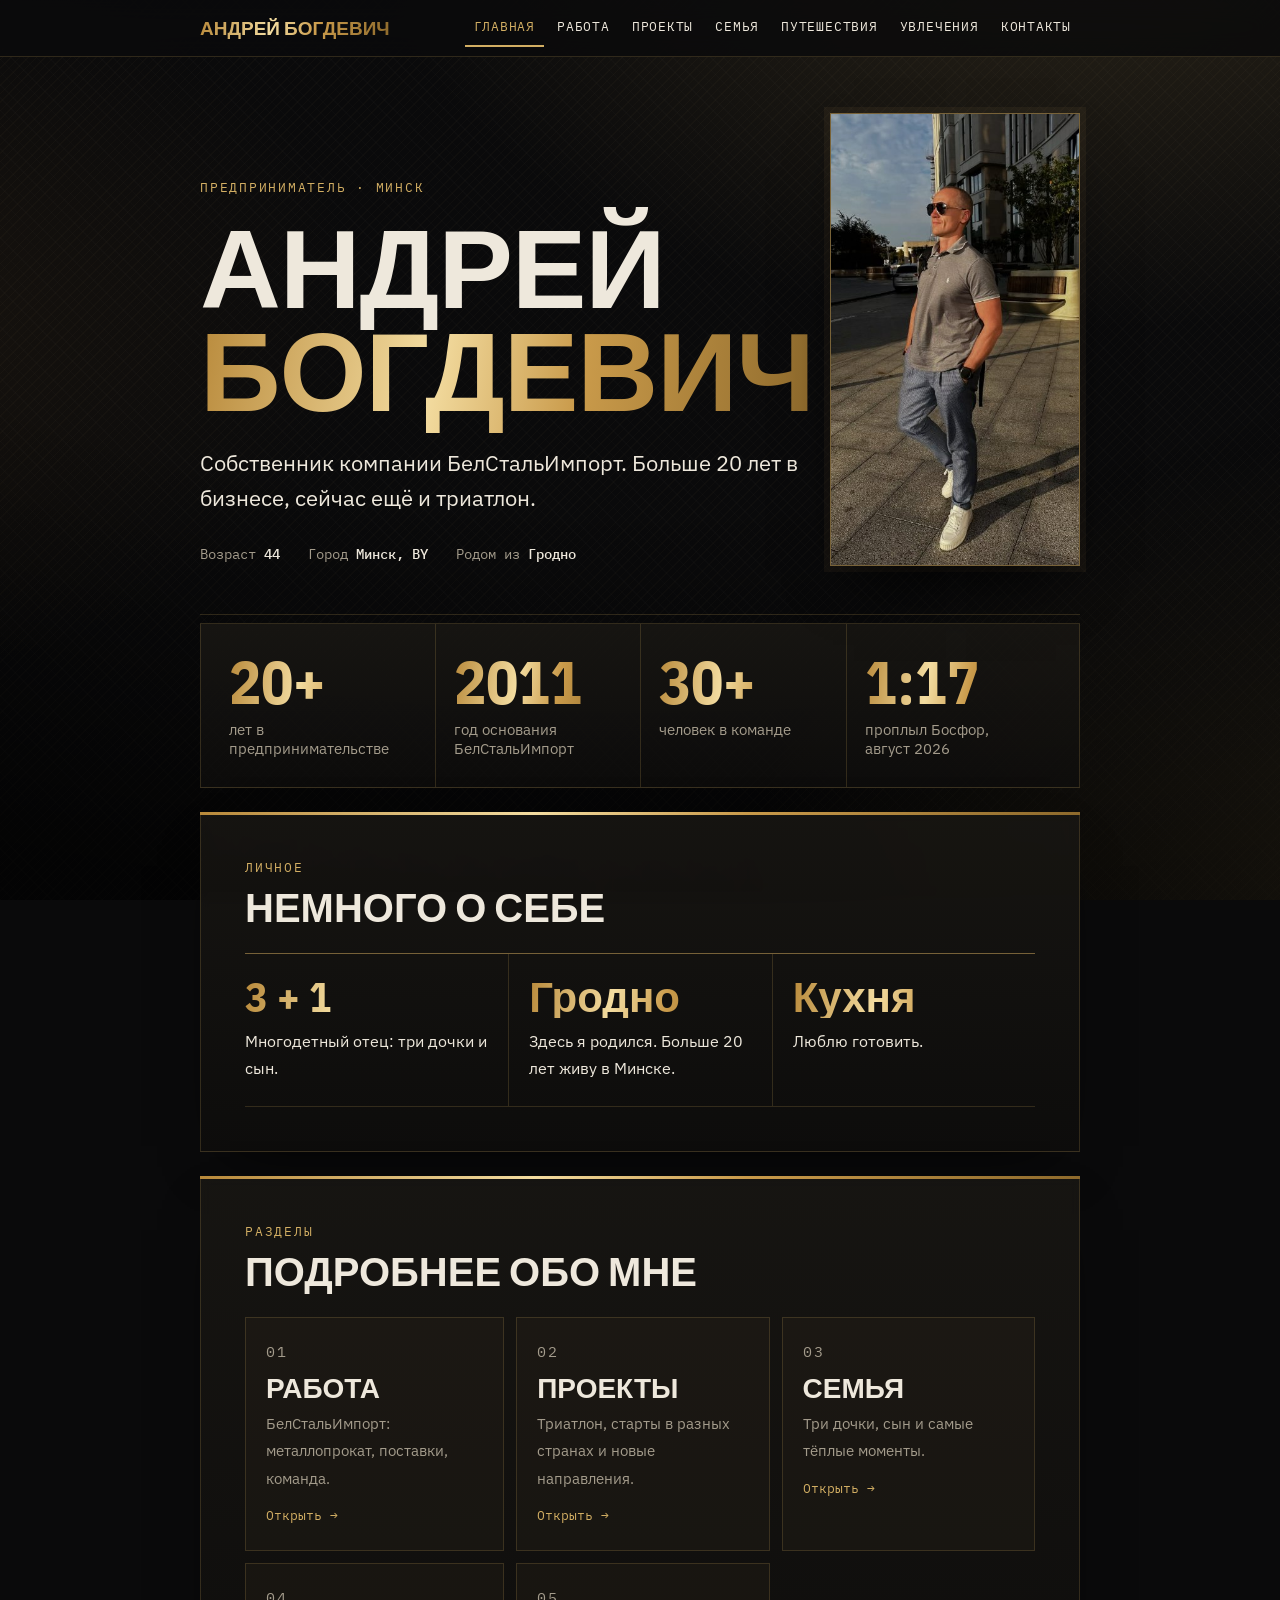
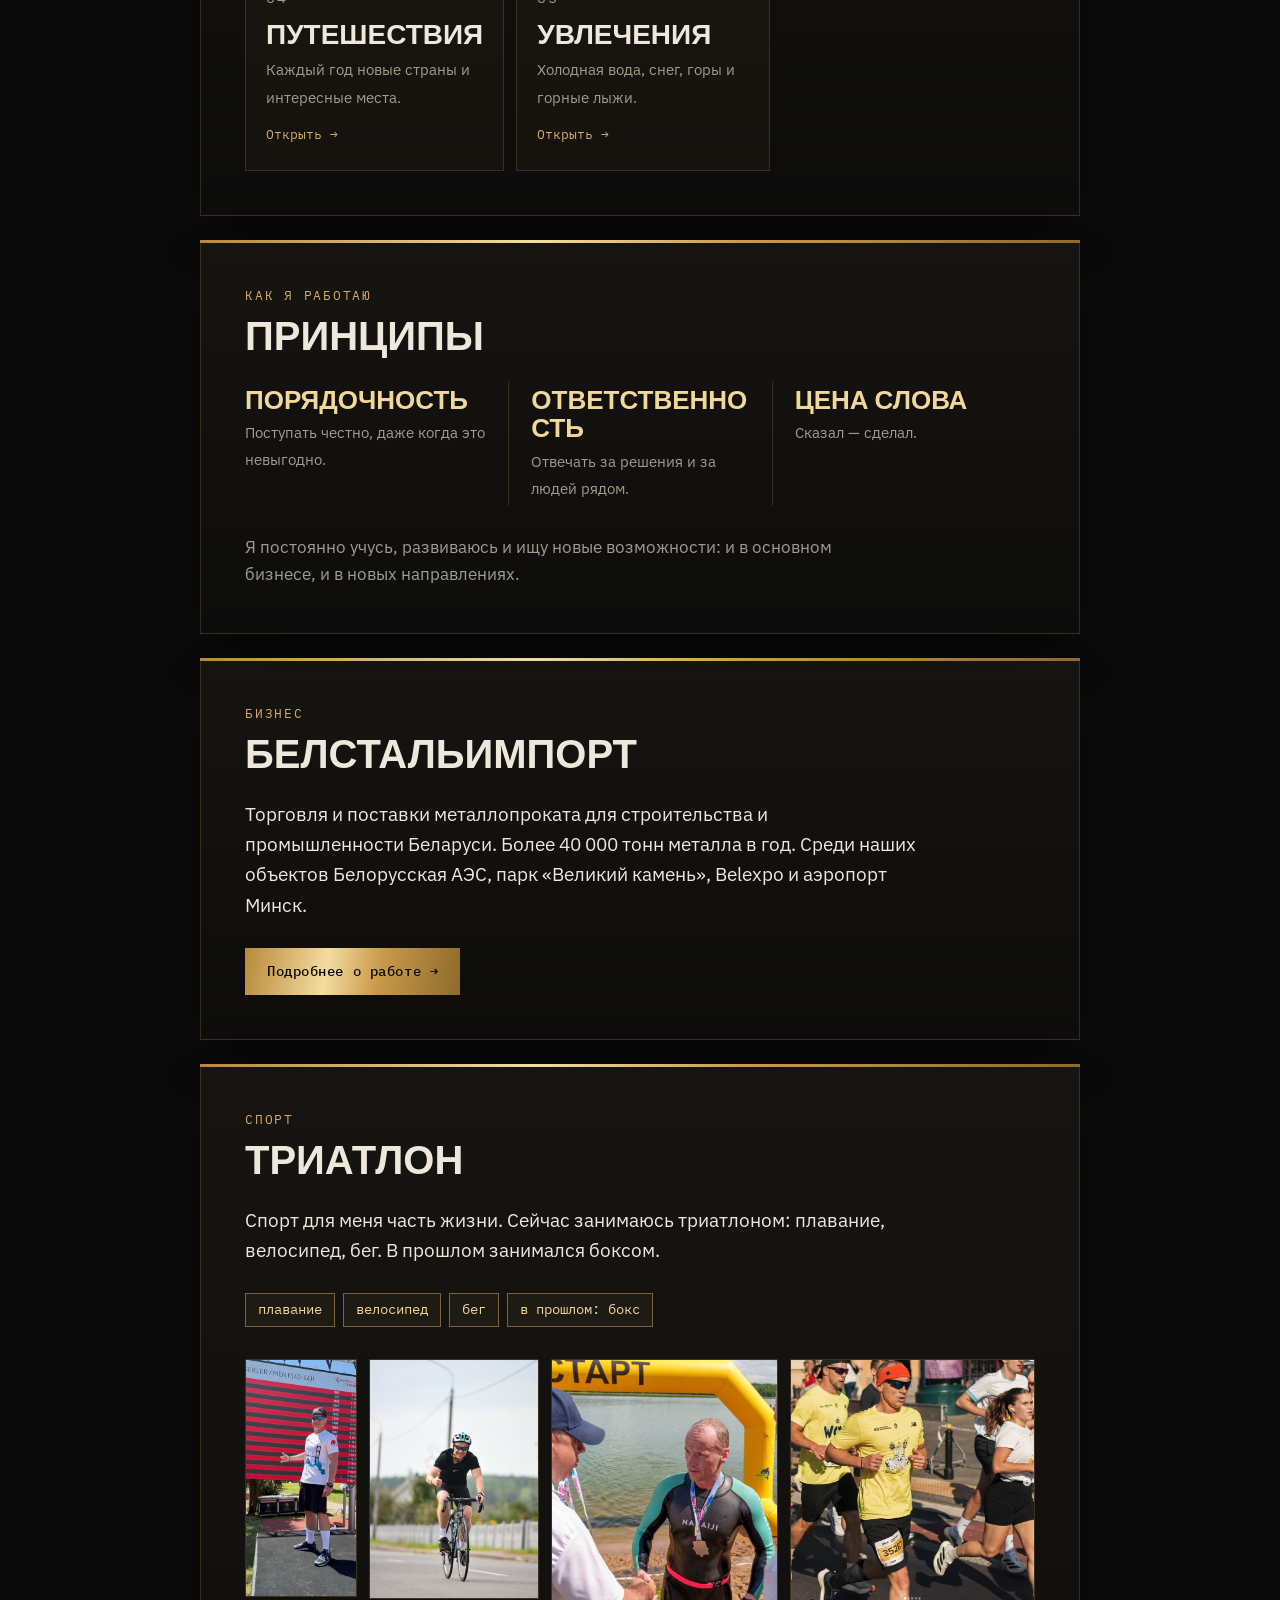
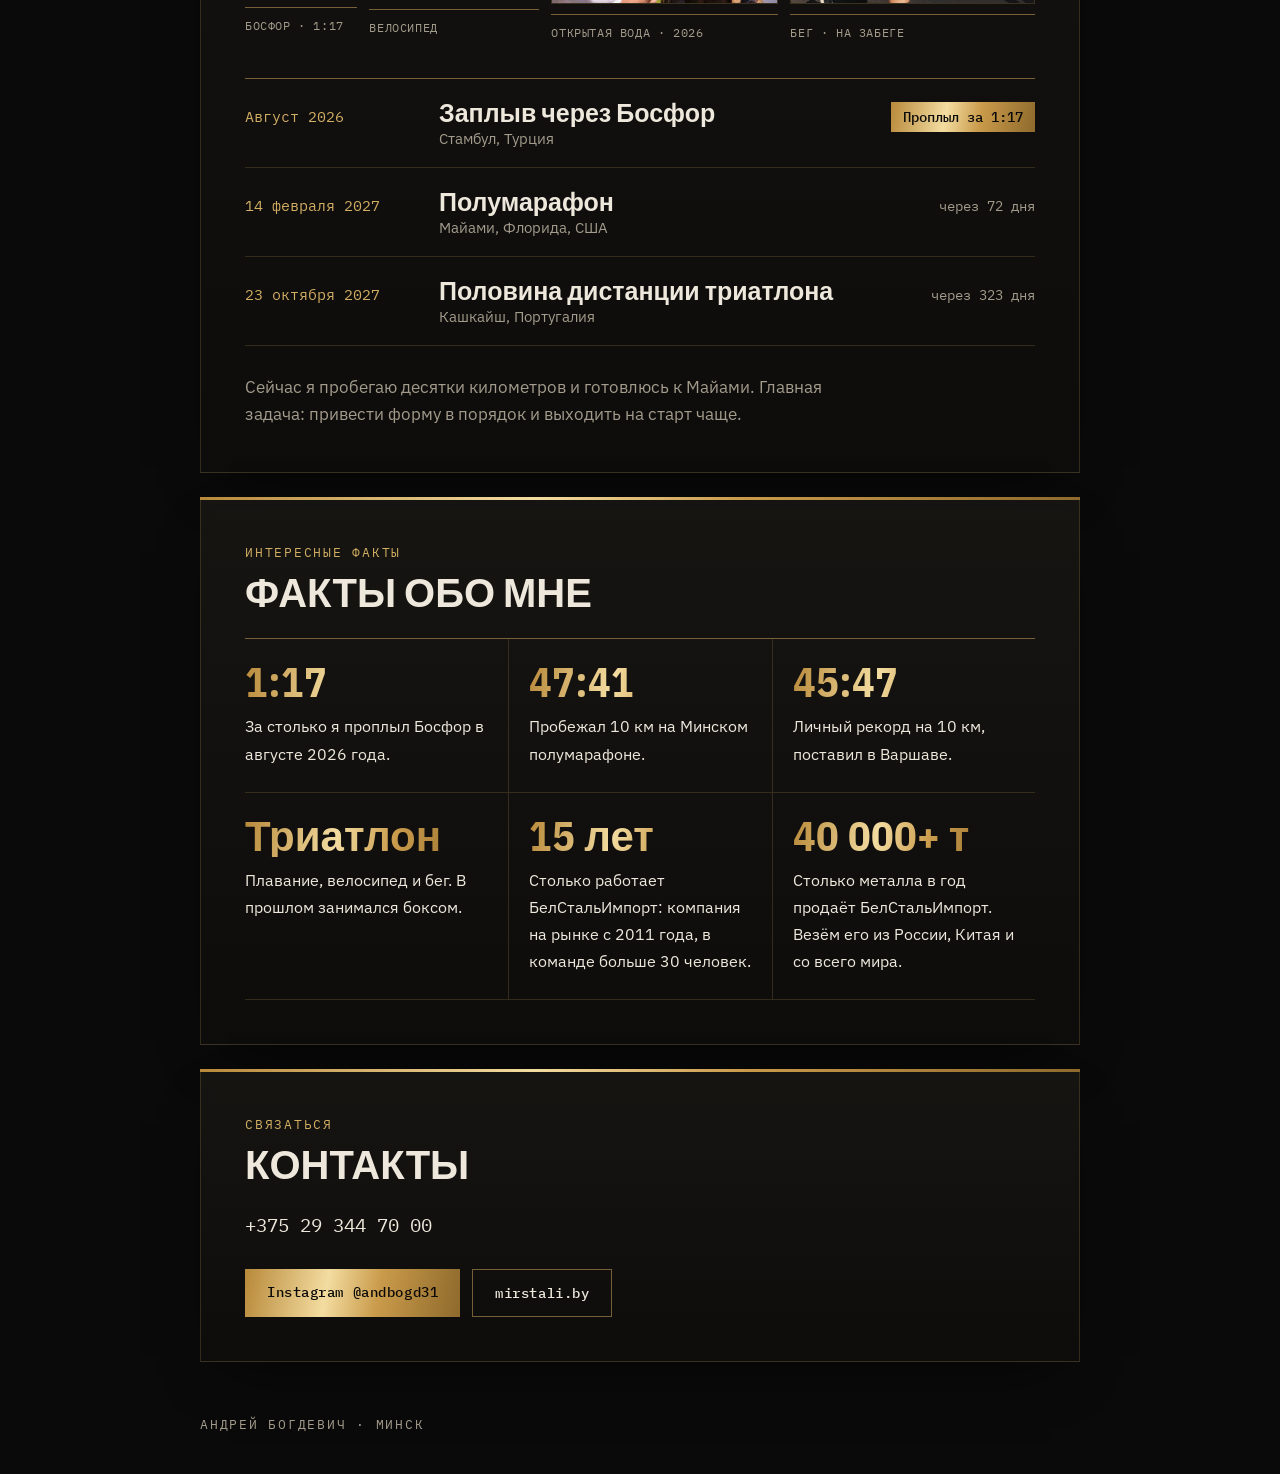
<file: index.html>
<!DOCTYPE html>
<html lang="ru">
<head>
<meta charset="utf-8">
<meta name="viewport" content="width=device-width, initial-scale=1, viewport-fit=cover">
<title>Андрей Богдевич</title>
<meta name="description" content="Андрей Богдевич — предприниматель, собственник БелСтальИмпорт, триатлет.">
<link rel="stylesheet" href="https://fonts.googleapis.com/css2?family=IBM+Plex+Mono:wght@400;500&family=IBM+Plex+Sans+Condensed:wght@600;700&family=IBM+Plex+Sans:wght@400;500&display=swap">
<link rel="stylesheet" href="style.css">
</head>
<body>

<header class="topnav">
  <div class="in">
    <a class="brand gold-text" href="index.html">Андрей Богдевич</a>
    <nav aria-label="Страницы">
      <a href="index.html" aria-current="page">Главная</a>
      <a href="work.html">Работа</a>
      <a href="projects.html">Проекты</a>
      <a href="family.html">Семья</a>
      <a href="travel.html">Путешествия</a>
      <a href="hobbies.html">Увлечения</a>
      <a href="#contacts">Контакты</a>
    </nav>
  </div>
</header>

<main class="wrap">  <header class="hero" id="about">
    <div class="hero-text">
    <div class="label">Предприниматель · Минск</div>
    <h1>Андрей<br><span class="gold-text">Богдевич</span></h1>
    <p class="role">Собственник компании БелСтальИмпорт. Больше 20 лет в бизнесе, сейчас ещё и триатлон.</p>
    <div class="meta">
      <span>Возраст <b>44</b></span>
      <span>Город <b>Минск, BY</b></span>
      <span>Родом из <b>Гродно</b></span>
    </div>
    </div>
    <figure class="portrait">
      <img src="images/portrait.jpg" alt="Андрей Богдевич в городе, в солнечных очках" width="399" height="725">
    </figure>
  </header>

  <div class="figures">
    <div class="fig"><div class="n">20+</div><div class="t">лет в предпринимательстве</div></div>
    <div class="fig"><div class="n">2011</div><div class="t">год основания БелСтальИмпорт</div></div>
    <div class="fig"><div class="n">30+</div><div class="t">человек в команде</div></div>
    <div class="fig"><div class="n">1:17</div><div class="t">проплыл Босфор, август 2026</div></div>
  </div>

  <section id="personal">
    <div class="label">Личное</div>
    <h2>Немного о себе</h2>
    <ul class="facts">
      <li><b class="k">3 + 1</b><span>Многодетный отец: три дочки и сын.</span></li>
      <li><b class="k">Гродно</b><span>Здесь я родился. Больше 20 лет живу в Минске.</span></li>
      <li><b class="k">Кухня</b><span>Люблю готовить.</span></li>
    </ul>
  </section>

  <section id="pages">
    <div class="label">Разделы</div>
    <h2>Подробнее обо мне</h2>
    <ul class="cards">
      <li><a class="card" href="work.html"><span class="label">01</span><strong>Работа</strong><span>БелСтальИмпорт: металлопрокат, поставки, команда.</span><span class="go">Открыть →</span></a></li>
      <li><a class="card" href="projects.html"><span class="label">02</span><strong>Проекты</strong><span>Триатлон, старты в разных странах и новые направления.</span><span class="go">Открыть →</span></a></li>
      <li><a class="card" href="family.html"><span class="label">03</span><strong>Семья</strong><span>Три дочки, сын и самые тёплые моменты.</span><span class="go">Открыть →</span></a></li>
      <li><a class="card" href="travel.html"><span class="label">04</span><strong>Путешествия</strong><span>Каждый год новые страны и интересные места.</span><span class="go">Открыть →</span></a></li>
      <li><a class="card" href="hobbies.html"><span class="label">05</span><strong>Увлечения</strong><span>Холодная вода, снег, горы и горные лыжи.</span><span class="go">Открыть →</span></a></li>
    </ul>
  </section>

  <section id="values">
    <div class="label">Как я работаю</div>
    <h2>Принципы</h2>
    <ul class="principles">
      <li><strong>Порядочность</strong><span>Поступать честно, даже когда это невыгодно.</span></li>
      <li><strong>Ответственность</strong><span>Отвечать за решения и за людей рядом.</span></li>
      <li><strong>Цена слова</strong><span>Сказал — сделал.</span></li>
    </ul>
    <p class="goal">Я постоянно учусь, развиваюсь и ищу новые возможности: и в основном бизнесе, и в новых направлениях.</p>  </section>

  <section id="work">
    <div class="label">Бизнес</div>
    <h2>БелСтальИмпорт</h2>
    <p class="lead">Торговля и поставки металлопроката для строительства и промышленности Беларуси. Более 40 000 тонн металла в год. Среди наших объектов Белорусская АЭС, парк «Великий камень», Belexpo и аэропорт Минск.</p>
    <div class="links"><a class="btn" href="work.html">Подробнее о работе →</a></div>
  </section>

  <section id="sport">
    <div class="label">Спорт</div>
    <h2>Триатлон</h2>
    <p class="lead">Спорт для меня часть жизни. Сейчас занимаюсь триатлоном: плавание, велосипед, бег. В прошлом занимался боксом.</p>
    <ul class="disc">
      <li>плавание</li><li>велосипед</li><li>бег</li><li>в прошлом: бокс</li>
    </ul>

    <div class="photos">
      <div class="row" style="flex-grow:1.173">
        <figure style="flex-grow:0.467">
          <img src="images/bosphorus.jpg" alt="Андрей у табло результатов заплыва через Босфор, категория мужчины 40–44" width="327" height="700">
          <figcaption>Босфор · 1:17</figcaption>
        </figure>
        <figure style="flex-grow:0.706">
          <img src="images/bike.jpg" alt="Андрей на шоссейном велосипеде показывает большой палец" width="550" height="779">
          <figcaption>Велосипед</figcaption>
        </figure>
      </div>
      <div class="row" style="flex-grow:1.926">
        <figure style="flex-grow:0.927">
          <img src="images/swim.jpg" alt="Андрей в гидрокостюме с медалью на финише заплыва на открытой воде" width="725" height="782">
          <figcaption>Открытая вода · 2026</figcaption>
        </figure>
        <figure style="flex-grow:0.999">
          <img src="images/run.jpg" alt="Андрей бежит на забеге со стартовым номером" width="840" height="841">
          <figcaption>Бег · на забеге</figcaption>
        </figure>
      </div>
    </div>

    <ol class="races">
      <li class="race done">
        <span class="date">Август 2026</span>
        <span class="name">Заплыв через Босфор<span class="place">Стамбул, Турция</span></span>
        <span class="stat">Проплыл за 1:17</span>
      </li>
      <li class="race">
        <span class="date">14 февраля 2027</span>
        <span class="name">Полумарафон<span class="place">Майами, Флорида, США</span></span>
        <span class="stat" data-date="2027-02-14"></span>
      </li>
      <li class="race">
        <span class="date">23 октября 2027</span>
        <span class="name">Половина дистанции триатлона<span class="place">Кашкайш, Португалия</span></span>
        <span class="stat" data-date="2027-10-23"></span>
      </li>
    </ol>
    <p class="goal">Сейчас я пробегаю десятки километров и готовлюсь к Майами. Главная задача: привести форму в порядок и выходить на старт чаще.</p>
  </section>

  <section id="facts">
    <div class="label">Интересные факты</div>
    <h2>Факты обо мне</h2>
    <ul class="facts">
      <li><b class="k">1:17</b><span>За столько я проплыл Босфор в августе 2026 года.</span></li>
      <li><b class="k">47:41</b><span>Пробежал 10 км на Минском полумарафоне.</span></li>
      <li><b class="k">45:47</b><span>Личный рекорд на 10 км, поставил в Варшаве.</span></li>
      <li><b class="k">Триатлон</b><span>Плавание, велосипед и бег. В прошлом занимался боксом.</span></li>
      <li><b class="k">15 лет</b><span>Столько работает БелСтальИмпорт: компания на рынке с 2011 года, в команде больше 30 человек.</span></li>
      <li><b class="k">40 000+ т</b><span>Столько металла в год продаёт БелСтальИмпорт. Везём его из России, Китая и со всего мира.</span></li>
    </ul>
  </section>

  <section id="contacts">    <div class="label">Связаться</div>
    <h2>Контакты</h2>
    <p class="lead" style="font-family:var(--font-mono);user-select:all">+375 29 344 70 00</p>
    <div class="links">
      <a class="btn" href="https://www.instagram.com/andbogd31" target="_blank" rel="noopener">Instagram @andbogd31</a>
      <a class="btn alt" href="https://www.mirstali.by" target="_blank" rel="noopener">mirstali.by</a>
    </div>
  </section>

  <footer class="label">Андрей Богдевич · Минск</footer>
</main>

<script>
  (function () {
    try {
      var now = new Date();
      var today = new Date(now.getFullYear(), now.getMonth(), now.getDate());
      document.querySelectorAll('[data-date]').forEach(function (el) {
        var p = el.getAttribute('data-date').split('-');
        var d = new Date(+p[0], +p[1] - 1, +p[2]);
        var days = Math.round((d - today) / 86400000);
        if (days > 0) {
          var m = days % 10, h = days % 100, w = 'дней';
          if (h < 11 || h > 14) { if (m === 1) w = 'день'; else if (m > 1 && m < 5) w = 'дня'; }
          el.textContent = 'через ' + days + ' ' + w;
        } else if (days === 0) {
          el.textContent = 'сегодня';
        } else {
          el.textContent = 'позади';
        }
      });
    } catch (e) {}
  })();
</script>

</body>
</html>
</file>
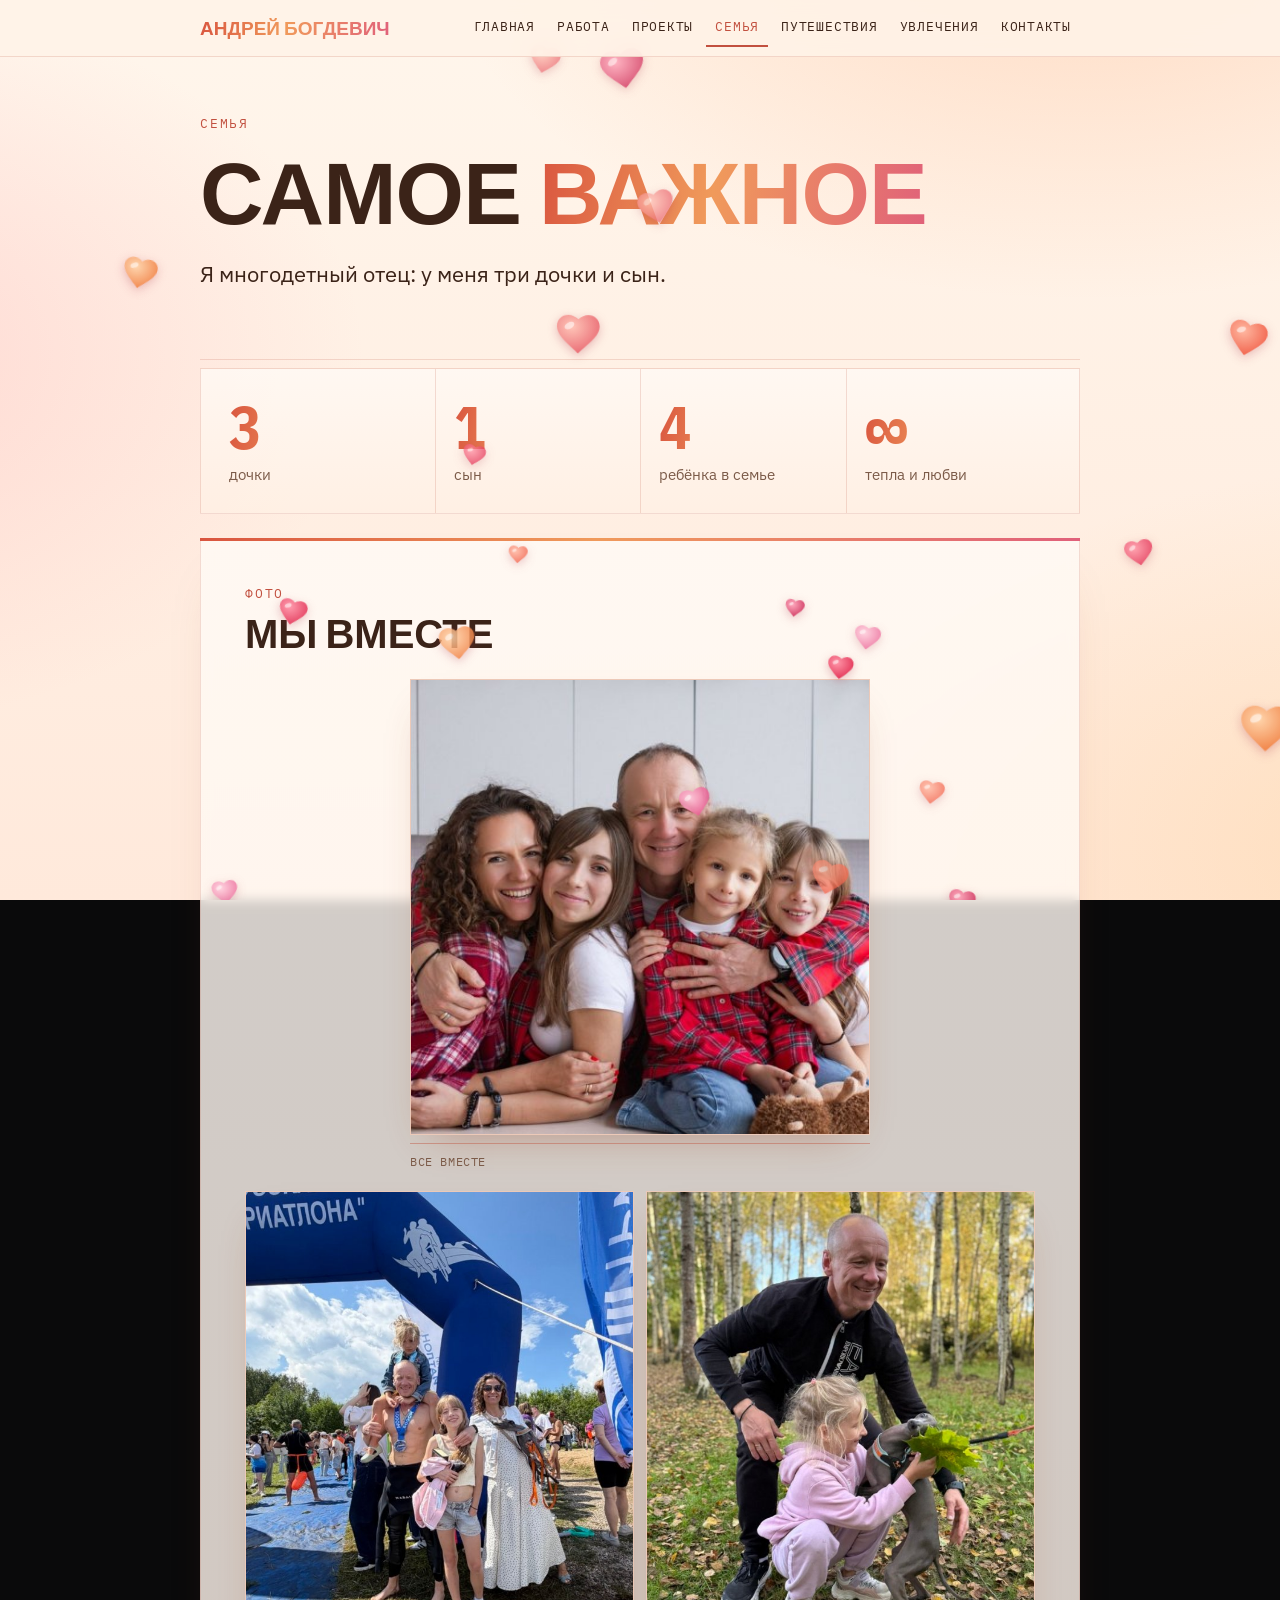
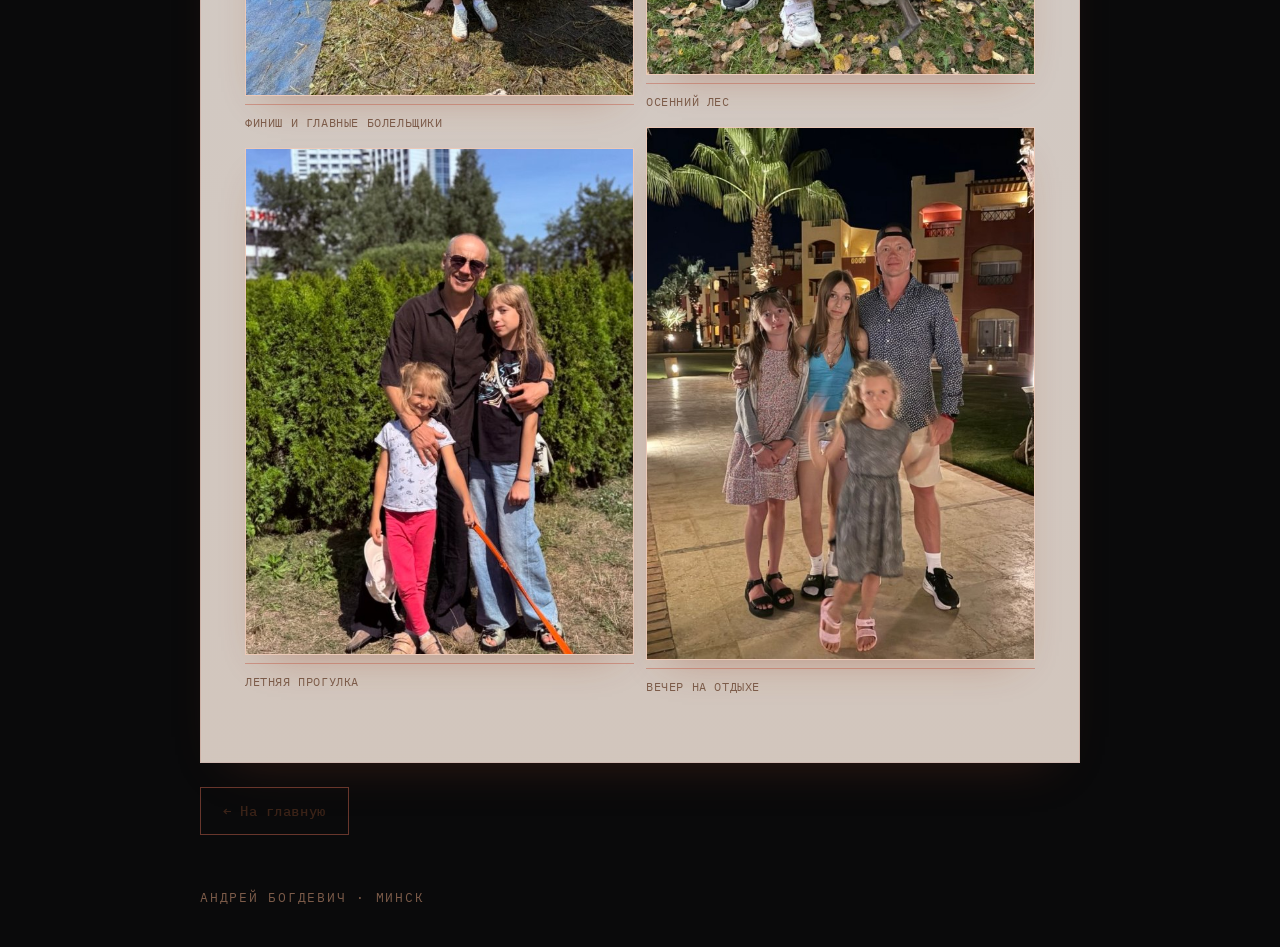
<file: family.html>
<!DOCTYPE html>
<html lang="ru">
<head>
<meta charset="utf-8">
<meta name="viewport" content="width=device-width, initial-scale=1, viewport-fit=cover">
<title>Семья · Андрей Богдевич</title>
<meta name="description" content="Андрей Богдевич о своей семье: многодетный отец, три дочки и сын.">
<link rel="stylesheet" href="https://fonts.googleapis.com/css2?family=IBM+Plex+Mono:wght@400;500&family=IBM+Plex+Sans+Condensed:wght@600;700&family=IBM+Plex+Sans:wght@400;500&display=swap">
<link rel="stylesheet" href="style.css">
</head>
<body class="warm" data-fx="hearts">

<header class="topnav">
  <div class="in">
    <a class="brand gold-text" href="index.html">Андрей Богдевич</a>
    <nav aria-label="Страницы">
      <a href="index.html">Главная</a>
      <a href="work.html">Работа</a>
      <a href="projects.html">Проекты</a>
      <a href="family.html" aria-current="page">Семья</a>
      <a href="travel.html">Путешествия</a>
      <a href="hobbies.html">Увлечения</a>
      <a href="index.html#contacts">Контакты</a>
    </nav>
  </div>
</header>

<main class="wrap">
  <header class="hero solo">
    <div class="hero-text">
      <div class="label">Семья</div>
      <h1>Самое <span class="gold-text">важное</span></h1>
      <p class="role">Я многодетный отец: у меня три дочки и сын.</p>
    </div>
  </header>

  <div class="figures">
    <div class="fig"><div class="n">3</div><div class="t">дочки</div></div>
    <div class="fig"><div class="n">1</div><div class="t">сын</div></div>
    <div class="fig"><div class="n">4</div><div class="t">ребёнка в семье</div></div>
    <div class="fig"><div class="n">∞</div><div class="t">тепла и любви</div></div>
  </div>

  <section id="photos">
    <div class="label">Фото</div>
    <h2>Мы вместе</h2>
    <div class="gallery">
      <figure class="wide">
        <img src="images/family-portrait.jpg" alt="Андрей с женой и тремя дочками, все в красных клетчатых рубашках, обнимаются" width="494" height="490">
        <figcaption>Все вместе</figcaption>
      </figure>
      <figure>
        <img src="images/family-finish.jpg" alt="Андрей с медалью на финише соревнований по триатлону, на плечах младшая дочка, рядом старшая дочка и жена" width="640" height="832" loading="lazy">
        <figcaption>Финиш и главные болельщики</figcaption>
      </figure>
      <figure>
        <img src="images/family-park.jpg" alt="Андрей с двумя дочками в летнем парке" width="574" height="748" loading="lazy">
        <figcaption>Летняя прогулка</figcaption>
      </figure>
      <figure>
        <img src="images/family-dog.jpg" alt="Андрей с младшей дочкой и собакой в осеннем берёзовом лесу, дочка угощает собаку кленовым листом" width="679" height="845" loading="lazy">
        <figcaption>Осенний лес</figcaption>
      </figure>
      <figure>
        <img src="images/family-trip.jpg" alt="Андрей с тремя дочками вечером на курорте среди пальм" width="594" height="815" loading="lazy">
        <figcaption>Вечер на отдыхе</figcaption>
      </figure>
    </div>
  </section>

  <div class="links" style="margin-bottom:24px"><a class="btn alt" href="index.html">← На главную</a></div>

  <footer class="label">Андрей Богдевич · Минск</footer>
</main>

<script src="effects.js"></script>
</body>
</html>
</file>
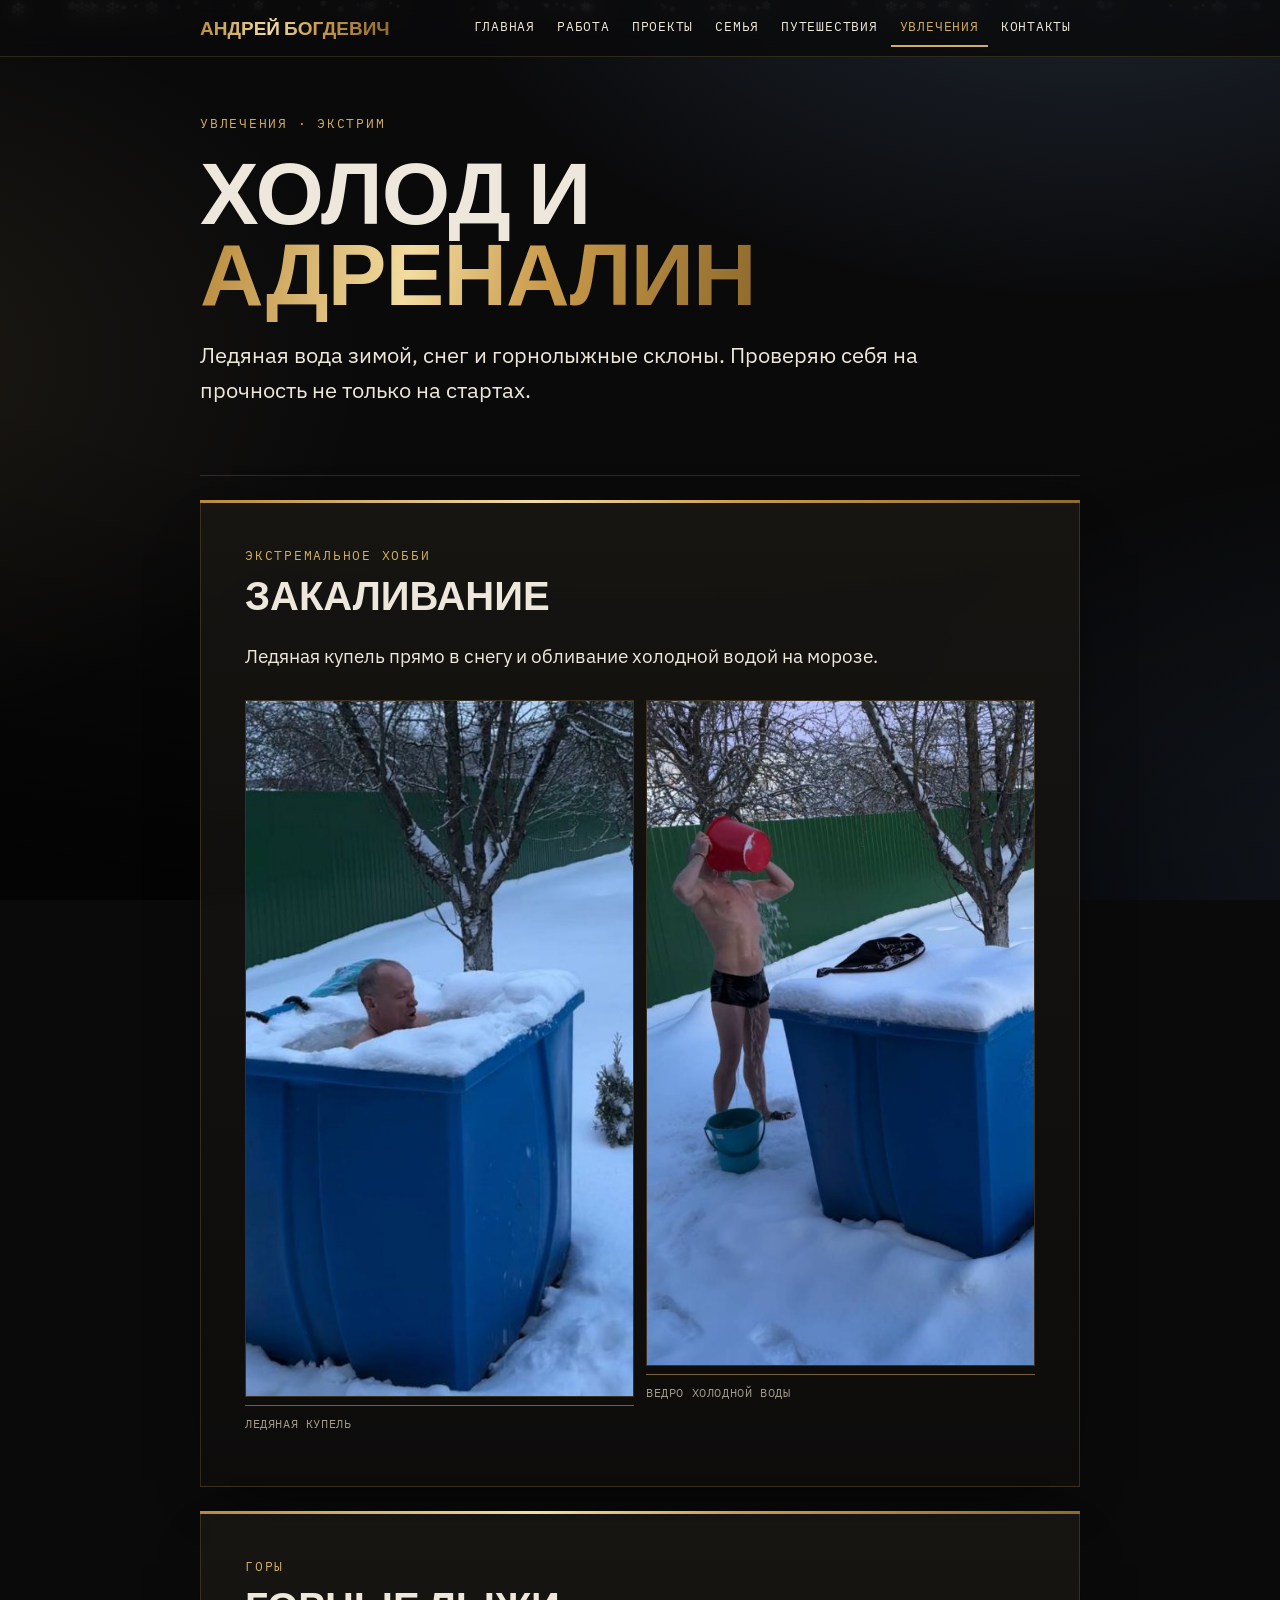
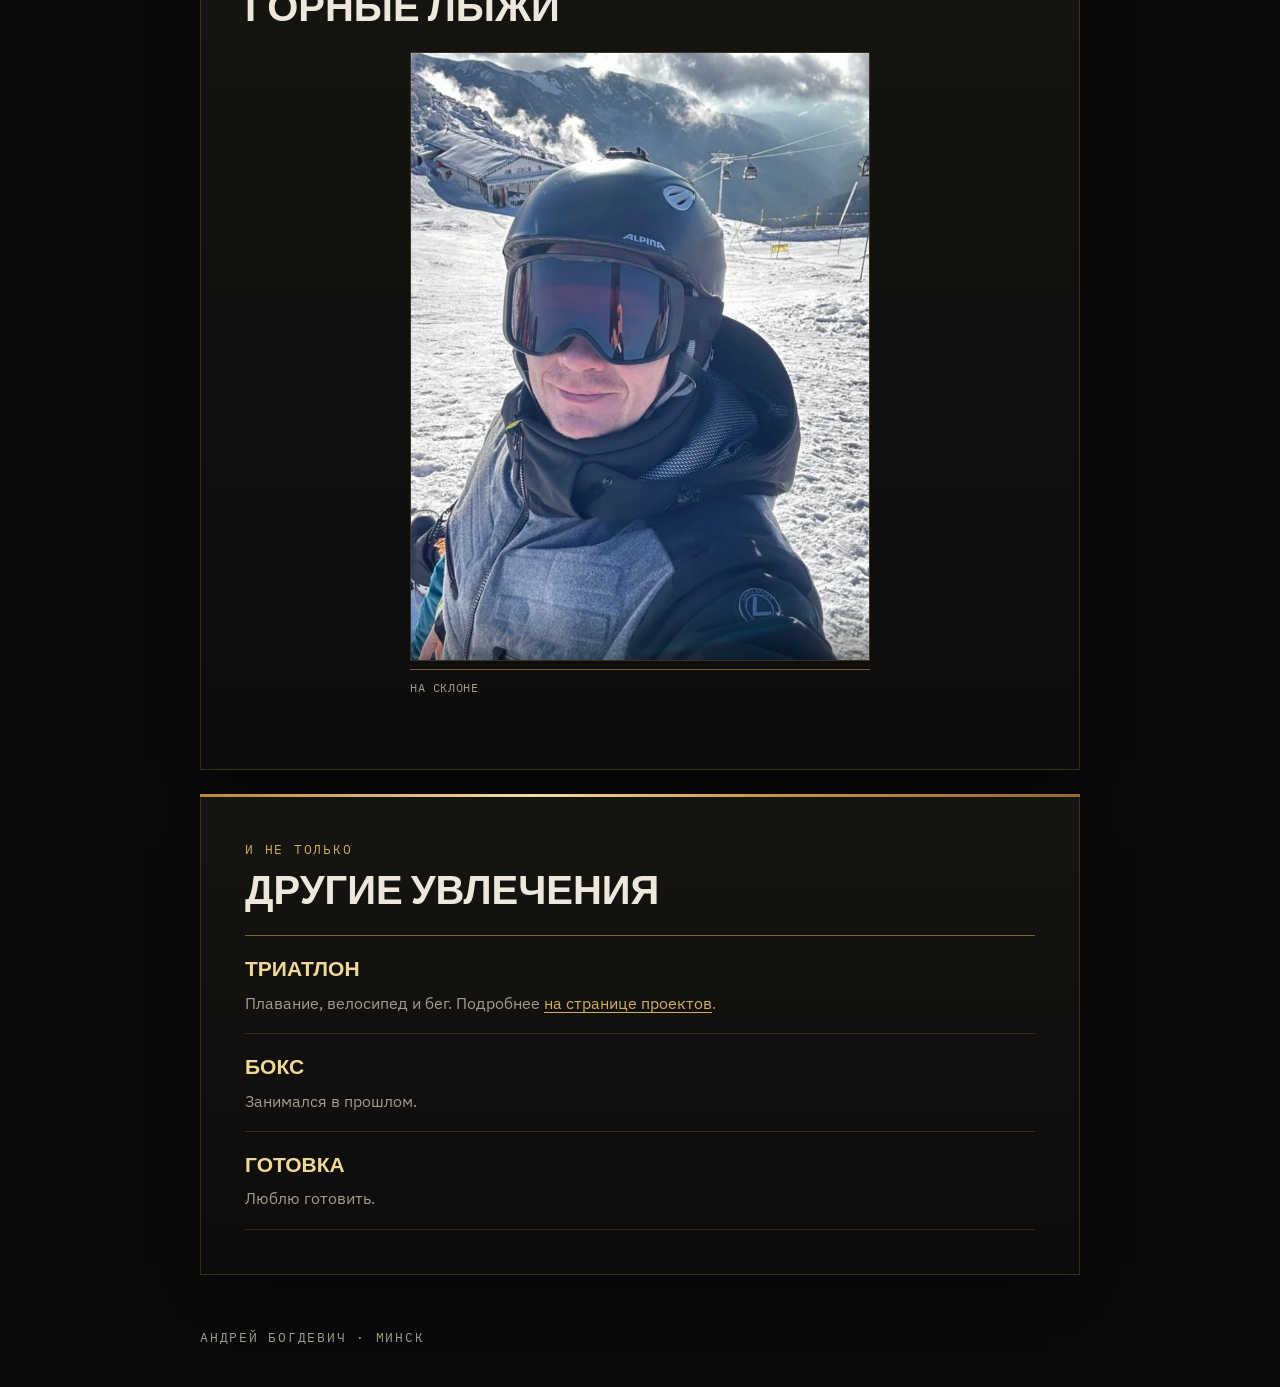
<file: hobbies.html>
<!DOCTYPE html>
<html lang="ru">
<head>
<meta charset="utf-8">
<meta name="viewport" content="width=device-width, initial-scale=1, viewport-fit=cover">
<title>Увлечения · Андрей Богдевич</title>
<meta name="description" content="Увлечения Андрея Богдевича: закаливание, ледяная вода, горные лыжи и готовка.">
<link rel="stylesheet" href="https://fonts.googleapis.com/css2?family=IBM+Plex+Mono:wght@400;500&family=IBM+Plex+Sans+Condensed:wght@600;700&family=IBM+Plex+Sans:wght@400;500&display=swap">
<link rel="stylesheet" href="style.css">
</head>
<body class="ice" data-fx="snow">

<header class="topnav">
  <div class="in">
    <a class="brand gold-text" href="index.html">Андрей Богдевич</a>
    <nav aria-label="Страницы">
      <a href="index.html">Главная</a>
      <a href="work.html">Работа</a>
      <a href="projects.html">Проекты</a>
      <a href="family.html">Семья</a>
      <a href="travel.html">Путешествия</a>
      <a href="hobbies.html" aria-current="page">Увлечения</a>
      <a href="index.html#contacts">Контакты</a>
    </nav>
  </div>
</header>

<main class="wrap">
  <header class="hero solo">
    <div class="hero-text">
      <div class="label">Увлечения · экстрим</div>
      <h1>Холод и <span class="gold-text">адреналин</span></h1>
      <p class="role">Ледяная вода зимой, снег и горнолыжные склоны. Проверяю себя на прочность не только на стартах.</p>
    </div>
  </header>

  <section id="cold">
    <div class="label">Экстремальное хобби</div>
    <h2>Закаливание</h2>
    <p class="lead">Ледяная купель прямо в снегу и обливание холодной водой на морозе.</p>
    <div class="gallery">
      <figure>
        <img src="images/ice-bath.jpg" alt="Андрей сидит в ледяной купели, засыпанной снегом, во дворе зимой" width="414" height="744">
        <figcaption>Ледяная купель</figcaption>
      </figure>
      <figure>
        <img src="images/cold-water.jpg" alt="Андрей зимой во дворе обливается из ведра холодной водой" width="471" height="809">
        <figcaption>Ведро холодной воды</figcaption>
      </figure>
    </div>
  </section>

  <section id="ski">
    <div class="label">Горы</div>
    <h2>Горные лыжи</h2>
    <div class="gallery">
      <figure class="wide">
        <img src="images/ski.jpg" alt="Андрей в горнолыжном шлеме и маске на склоне, сзади горы и канатная дорога" width="685" height="908" loading="lazy">
        <figcaption>На склоне</figcaption>
      </figure>
    </div>
  </section>

  <section id="more">
    <div class="label">И не только</div>
    <h2>Другие увлечения</h2>
    <ul class="strengths">
      <li><strong>Триатлон</strong><span>Плавание, велосипед и бег. Подробнее <a href="projects.html#triathlon">на странице проектов</a>.</span></li>
      <li><strong>Бокс</strong><span>Занимался в прошлом.</span></li>
      <li><strong>Готовка</strong><span>Люблю готовить.</span></li>
    </ul>
  </section>

  <footer class="label">Андрей Богдевич · Минск</footer>
</main>

<script src="effects.js"></script>
</body>
</html>
</file>
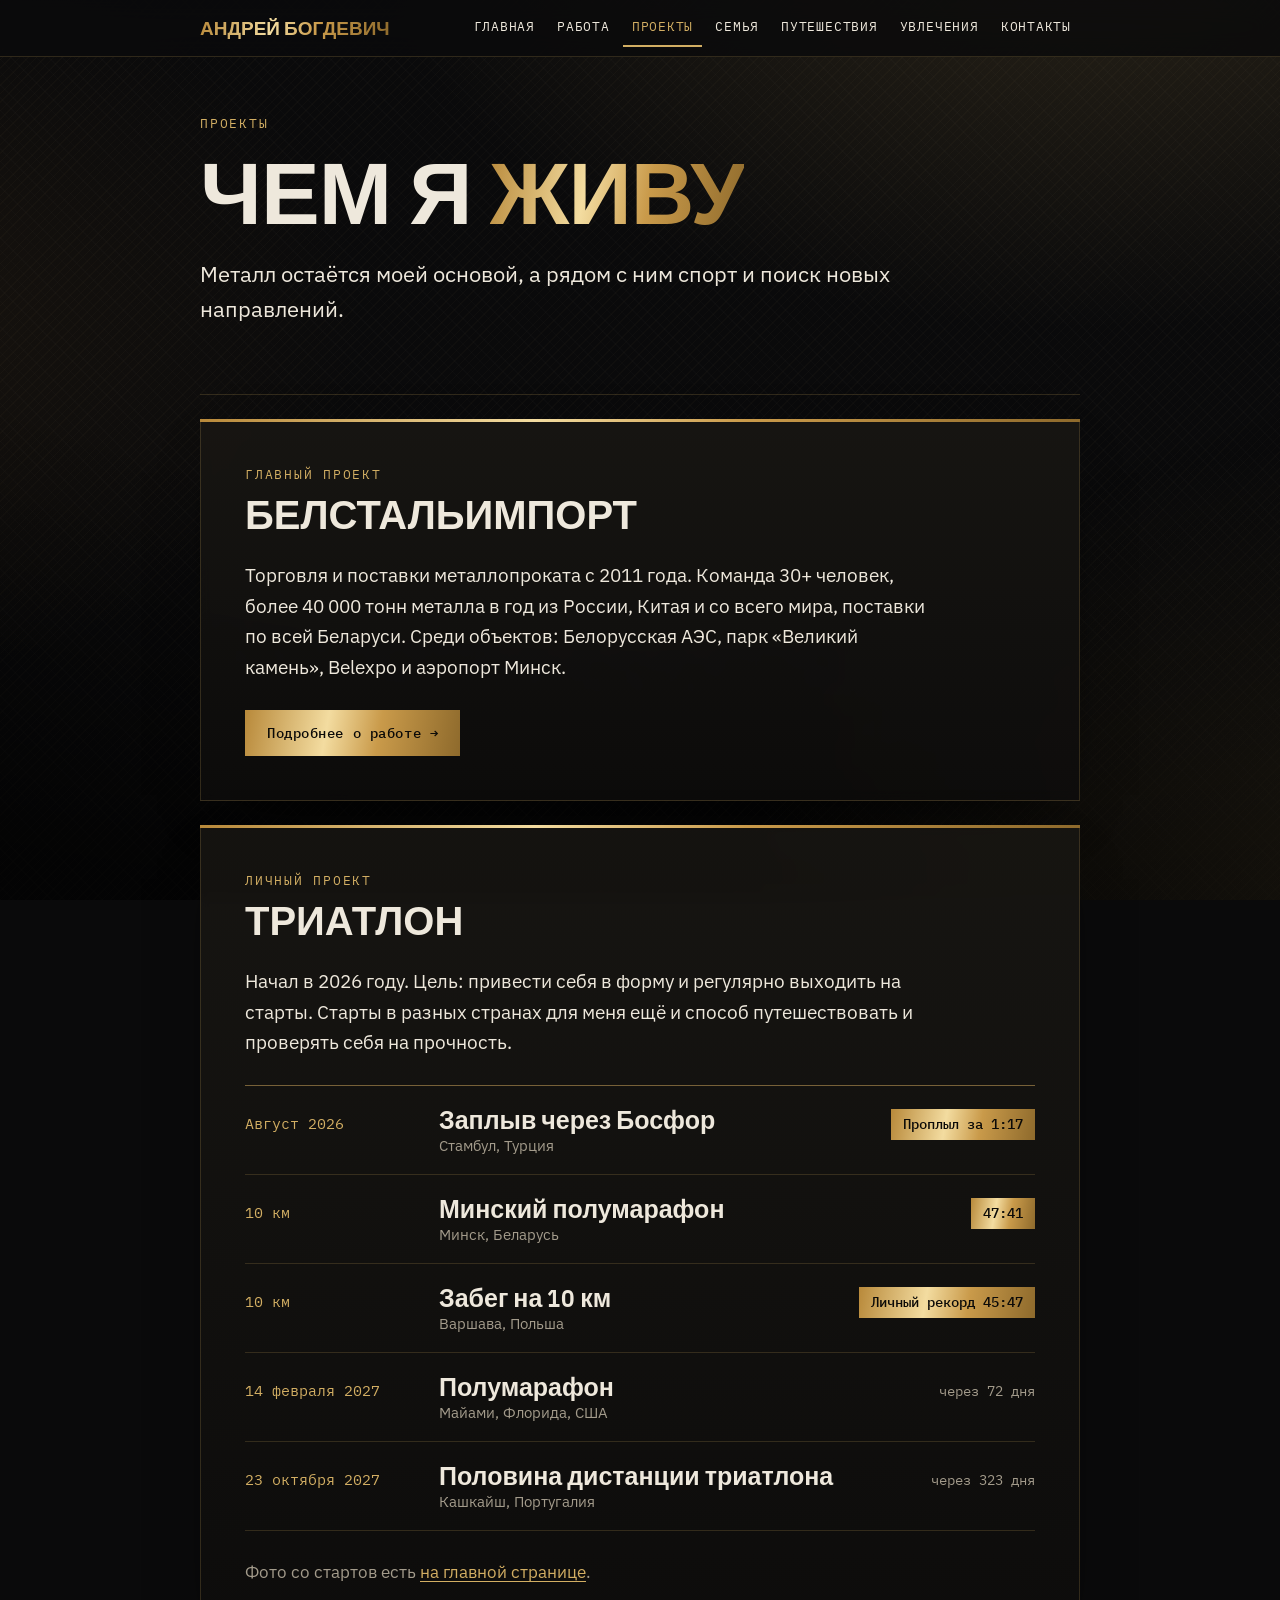
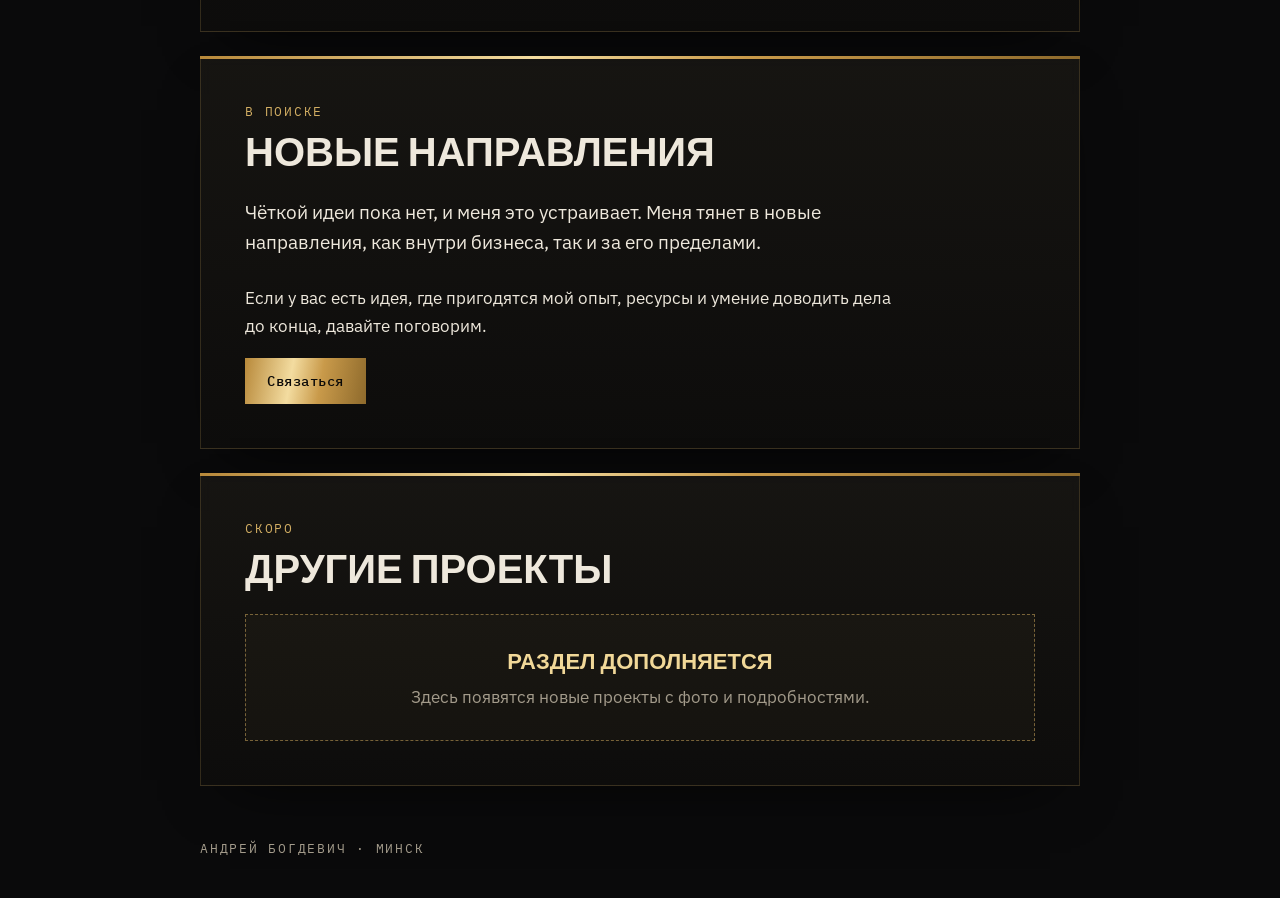
<file: projects.html>
<!DOCTYPE html>
<html lang="ru">
<head>
<meta charset="utf-8">
<meta name="viewport" content="width=device-width, initial-scale=1, viewport-fit=cover">
<title>Проекты · Андрей Богдевич</title>
<meta name="description" content="Проекты Андрея Богдевича: БелСтальИмпорт, триатлон и новые направления.">
<link rel="stylesheet" href="https://fonts.googleapis.com/css2?family=IBM+Plex+Mono:wght@400;500&family=IBM+Plex+Sans+Condensed:wght@600;700&family=IBM+Plex+Sans:wght@400;500&display=swap">
<link rel="stylesheet" href="style.css">
</head>
<body>

<header class="topnav">
  <div class="in">
    <a class="brand gold-text" href="index.html">Андрей Богдевич</a>
    <nav aria-label="Страницы">
      <a href="index.html">Главная</a>
      <a href="work.html">Работа</a>
      <a href="projects.html" aria-current="page">Проекты</a>
      <a href="family.html">Семья</a>
      <a href="travel.html">Путешествия</a>
      <a href="hobbies.html">Увлечения</a>
      <a href="index.html#contacts">Контакты</a>
    </nav>
  </div>
</header>

<main class="wrap">
  <header class="hero solo">
    <div class="hero-text">
      <div class="label">Проекты</div>
      <h1>Чем я <span class="gold-text">живу</span></h1>
      <p class="role">Металл остаётся моей основой, а рядом с ним спорт и поиск новых направлений.</p>
    </div>
  </header>

  <section id="main-project">
    <div class="label">Главный проект</div>
    <h2>БелСтальИмпорт</h2>
    <p class="lead">Торговля и поставки металлопроката с 2011 года. Команда 30+ человек, более 40 000 тонн металла в год из России, Китая и со всего мира, поставки по всей Беларуси. Среди объектов: Белорусская АЭС, парк «Великий камень», Belexpo и аэропорт Минск.</p>
    <div class="links"><a class="btn" href="work.html">Подробнее о работе →</a></div>
  </section>

  <section id="triathlon">
    <div class="label">Личный проект</div>
    <h2>Триатлон</h2>
    <p class="lead">Начал в 2026 году. Цель: привести себя в форму и регулярно выходить на старты. Старты в разных странах для меня ещё и способ путешествовать и проверять себя на прочность.</p>
    <ol class="races">
      <li class="race done">
        <span class="date">Август 2026</span>
        <span class="name">Заплыв через Босфор<span class="place">Стамбул, Турция</span></span>
        <span class="stat">Проплыл за 1:17</span>
      </li>
      <li class="race done">
        <span class="date">10 км</span>
        <span class="name">Минский полумарафон<span class="place">Минск, Беларусь</span></span>
        <span class="stat">47:41</span>
      </li>
      <li class="race done">
        <span class="date">10 км</span>
        <span class="name">Забег на 10 км<span class="place">Варшава, Польша</span></span>
        <span class="stat">Личный рекорд 45:47</span>
      </li>
      <li class="race">
        <span class="date">14 февраля 2027</span>
        <span class="name">Полумарафон<span class="place">Майами, Флорида, США</span></span>
        <span class="stat" data-date="2027-02-14"></span>
      </li>
      <li class="race">
        <span class="date">23 октября 2027</span>
        <span class="name">Половина дистанции триатлона<span class="place">Кашкайш, Португалия</span></span>
        <span class="stat" data-date="2027-10-23"></span>
      </li>
    </ol>
    <p class="goal">Фото со стартов есть <a href="index.html#sport">на главной странице</a>.</p>
  </section>

  <section id="new">
    <div class="label">В поиске</div>
    <h2>Новые направления</h2>
    <p class="lead">Чёткой идеи пока нет, и меня это устраивает. Меня тянет в новые направления, как внутри бизнеса, так и за его пределами.</p>
    <p class="text">Если у вас есть идея, где пригодятся мой опыт, ресурсы и умение доводить дела до конца, давайте поговорим.</p>
    <div class="links">
      <a class="btn" href="index.html#contacts">Связаться</a>
    </div>
  </section>

  <section id="more">
    <div class="label">Скоро</div>
    <h2>Другие проекты</h2>
    <div class="soon"><b>Раздел дополняется</b>Здесь появятся новые проекты с фото и подробностями.</div>
  </section>

  <footer class="label">Андрей Богдевич · Минск</footer>
</main>

<script>
  (function () {
    try {
      var now = new Date();
      var today = new Date(now.getFullYear(), now.getMonth(), now.getDate());
      document.querySelectorAll('[data-date]').forEach(function (el) {
        var p = el.getAttribute('data-date').split('-');
        var d = new Date(+p[0], +p[1] - 1, +p[2]);
        var days = Math.round((d - today) / 86400000);
        if (days > 0) {
          var m = days % 10, h = days % 100, w = 'дней';
          if (h < 11 || h > 14) { if (m === 1) w = 'день'; else if (m > 1 && m < 5) w = 'дня'; }
          el.textContent = 'через ' + days + ' ' + w;
        } else if (days === 0) {
          el.textContent = 'сегодня';
        } else {
          el.textContent = 'позади';
        }
      });
    } catch (e) {}
  })();
</script>

</body>
</html>
</file>
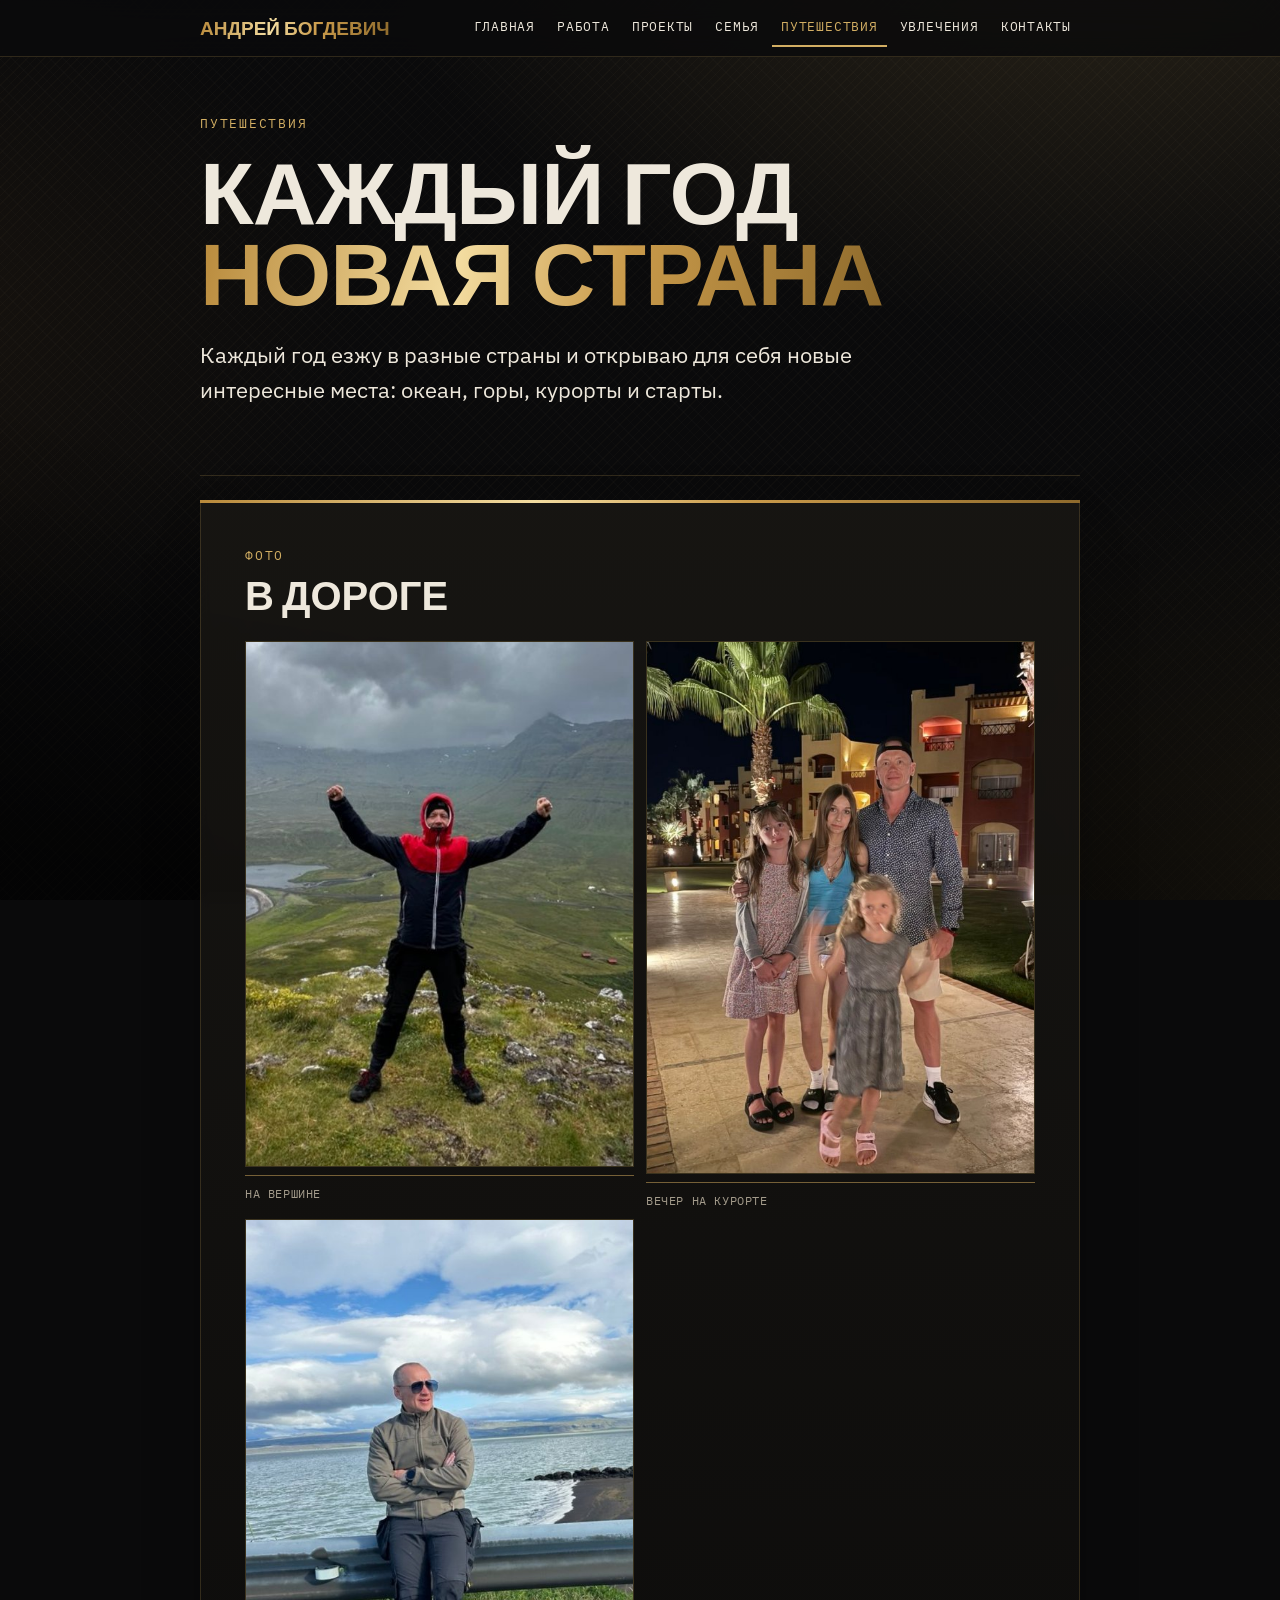
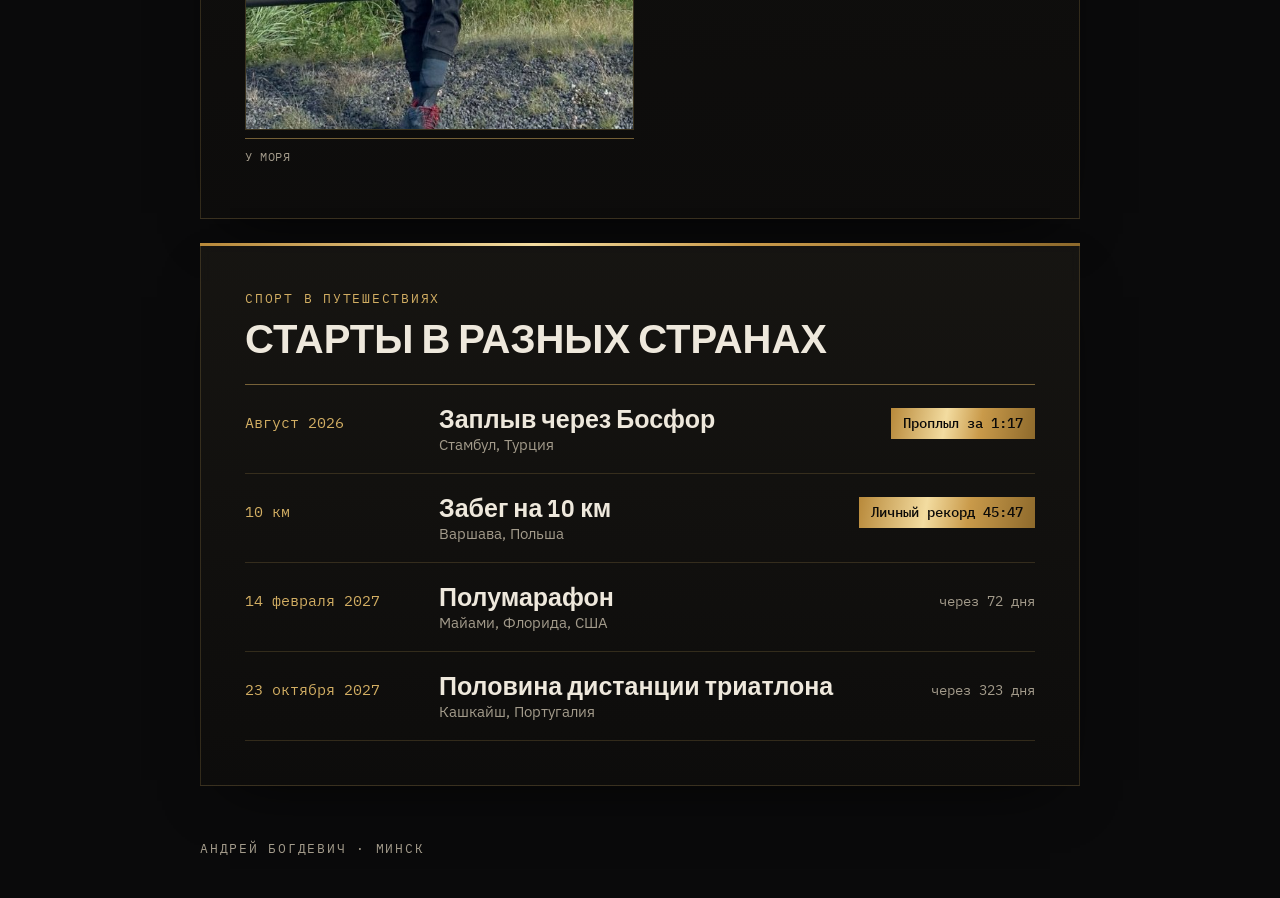
<file: travel.html>
<!DOCTYPE html>
<html lang="ru">
<head>
<meta charset="utf-8">
<meta name="viewport" content="width=device-width, initial-scale=1, viewport-fit=cover">
<title>Путешествия · Андрей Богдевич</title>
<meta name="description" content="Андрей Богдевич: каждый год новые страны и интересные места.">
<link rel="stylesheet" href="https://fonts.googleapis.com/css2?family=IBM+Plex+Mono:wght@400;500&family=IBM+Plex+Sans+Condensed:wght@600;700&family=IBM+Plex+Sans:wght@400;500&display=swap">
<link rel="stylesheet" href="style.css">
</head>
<body>

<header class="topnav">
  <div class="in">
    <a class="brand gold-text" href="index.html">Андрей Богдевич</a>
    <nav aria-label="Страницы">
      <a href="index.html">Главная</a>
      <a href="work.html">Работа</a>
      <a href="projects.html">Проекты</a>
      <a href="family.html">Семья</a>
      <a href="travel.html" aria-current="page">Путешествия</a>
      <a href="hobbies.html">Увлечения</a>
      <a href="index.html#contacts">Контакты</a>
    </nav>
  </div>
</header>

<main class="wrap">
  <header class="hero solo">
    <div class="hero-text">
      <div class="label">Путешествия</div>
      <h1>Каждый год <span class="gold-text">новая страна</span></h1>
      <p class="role">Каждый год езжу в разные страны и открываю для себя новые интересные места: океан, горы, курорты и старты.</p>
    </div>
  </header>

  <section id="photos">
    <div class="label">Фото</div>
    <h2>В дороге</h2>
    <div class="gallery">
      <figure>
        <img src="images/travel-mountain.jpg" alt="Андрей на вершине горы с поднятыми руками, внизу зелёная долина и озеро" width="517" height="699">
        <figcaption>На вершине</figcaption>
      </figure>
      <figure>
        <img src="images/travel-sea.jpg" alt="Андрей в солнечных очках сидит на ограждении у моря с чёрным песчаным пляжем" width="537" height="707">
        <figcaption>У моря</figcaption>
      </figure>
      <figure>
        <img src="images/family-trip.jpg" alt="Андрей с тремя дочками вечером на курорте среди пальм" width="594" height="815" loading="lazy">
        <figcaption>Вечер на курорте</figcaption>
      </figure>
    </div>
  </section>

  <section id="races">
    <div class="label">Спорт в путешествиях</div>
    <h2>Старты в разных странах</h2>
    <ol class="races">
      <li class="race done">
        <span class="date">Август 2026</span>
        <span class="name">Заплыв через Босфор<span class="place">Стамбул, Турция</span></span>
        <span class="stat">Проплыл за 1:17</span>
      </li>
      <li class="race done">
        <span class="date">10 км</span>
        <span class="name">Забег на 10 км<span class="place">Варшава, Польша</span></span>
        <span class="stat">Личный рекорд 45:47</span>
      </li>
      <li class="race">
        <span class="date">14 февраля 2027</span>
        <span class="name">Полумарафон<span class="place">Майами, Флорида, США</span></span>
        <span class="stat" data-date="2027-02-14"></span>
      </li>
      <li class="race">
        <span class="date">23 октября 2027</span>
        <span class="name">Половина дистанции триатлона<span class="place">Кашкайш, Португалия</span></span>
        <span class="stat" data-date="2027-10-23"></span>
      </li>
    </ol>
  </section>


  <footer class="label">Андрей Богдевич · Минск</footer>
</main>

<script>
  (function () {
    try {
      var now = new Date();
      var today = new Date(now.getFullYear(), now.getMonth(), now.getDate());
      document.querySelectorAll('[data-date]').forEach(function (el) {
        var p = el.getAttribute('data-date').split('-');
        var d = new Date(+p[0], +p[1] - 1, +p[2]);
        var days = Math.round((d - today) / 86400000);
        if (days > 0) {
          var m = days % 10, h = days % 100, w = 'дней';
          if (h < 11 || h > 14) { if (m === 1) w = 'день'; else if (m > 1 && m < 5) w = 'дня'; }
          el.textContent = 'через ' + days + ' ' + w;
        } else if (days === 0) {
          el.textContent = 'сегодня';
        } else {
          el.textContent = 'позади';
        }
      });
    } catch (e) {}
  })();
</script>

</body>
</html>
</file>
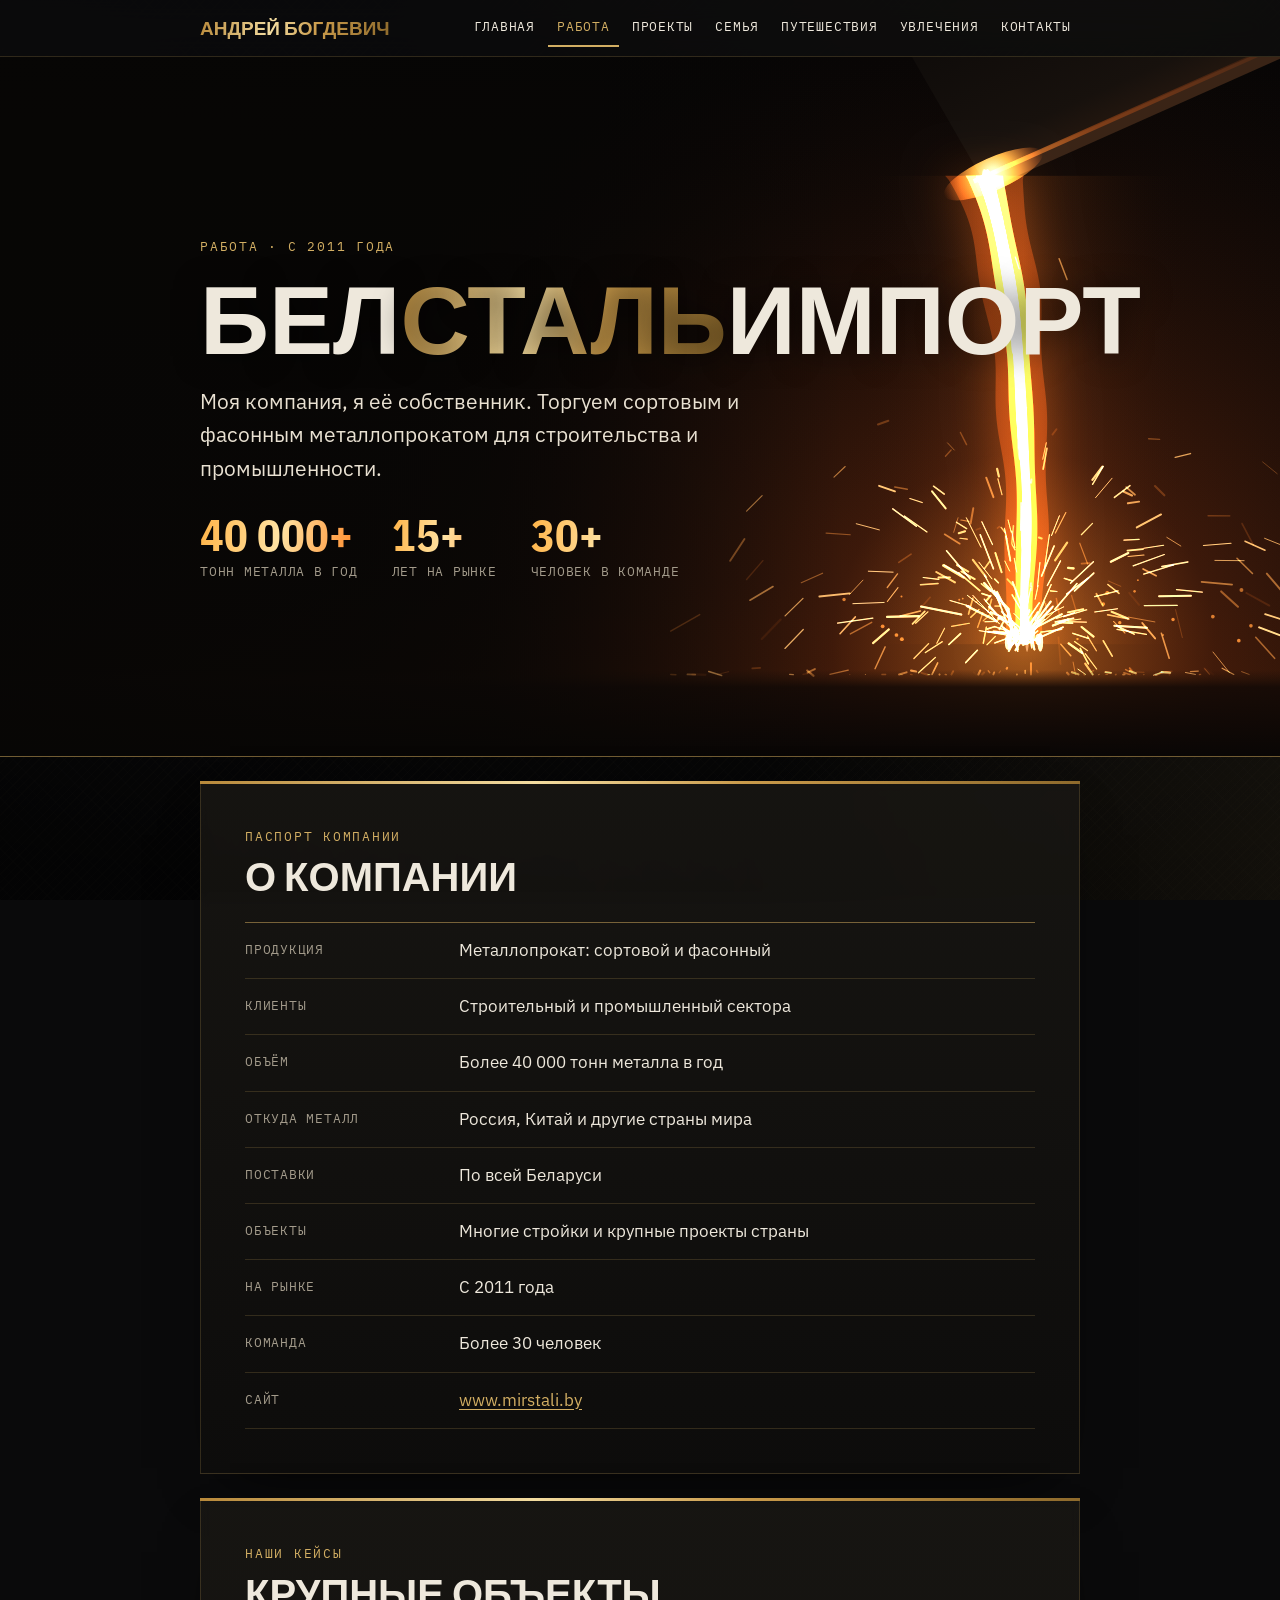
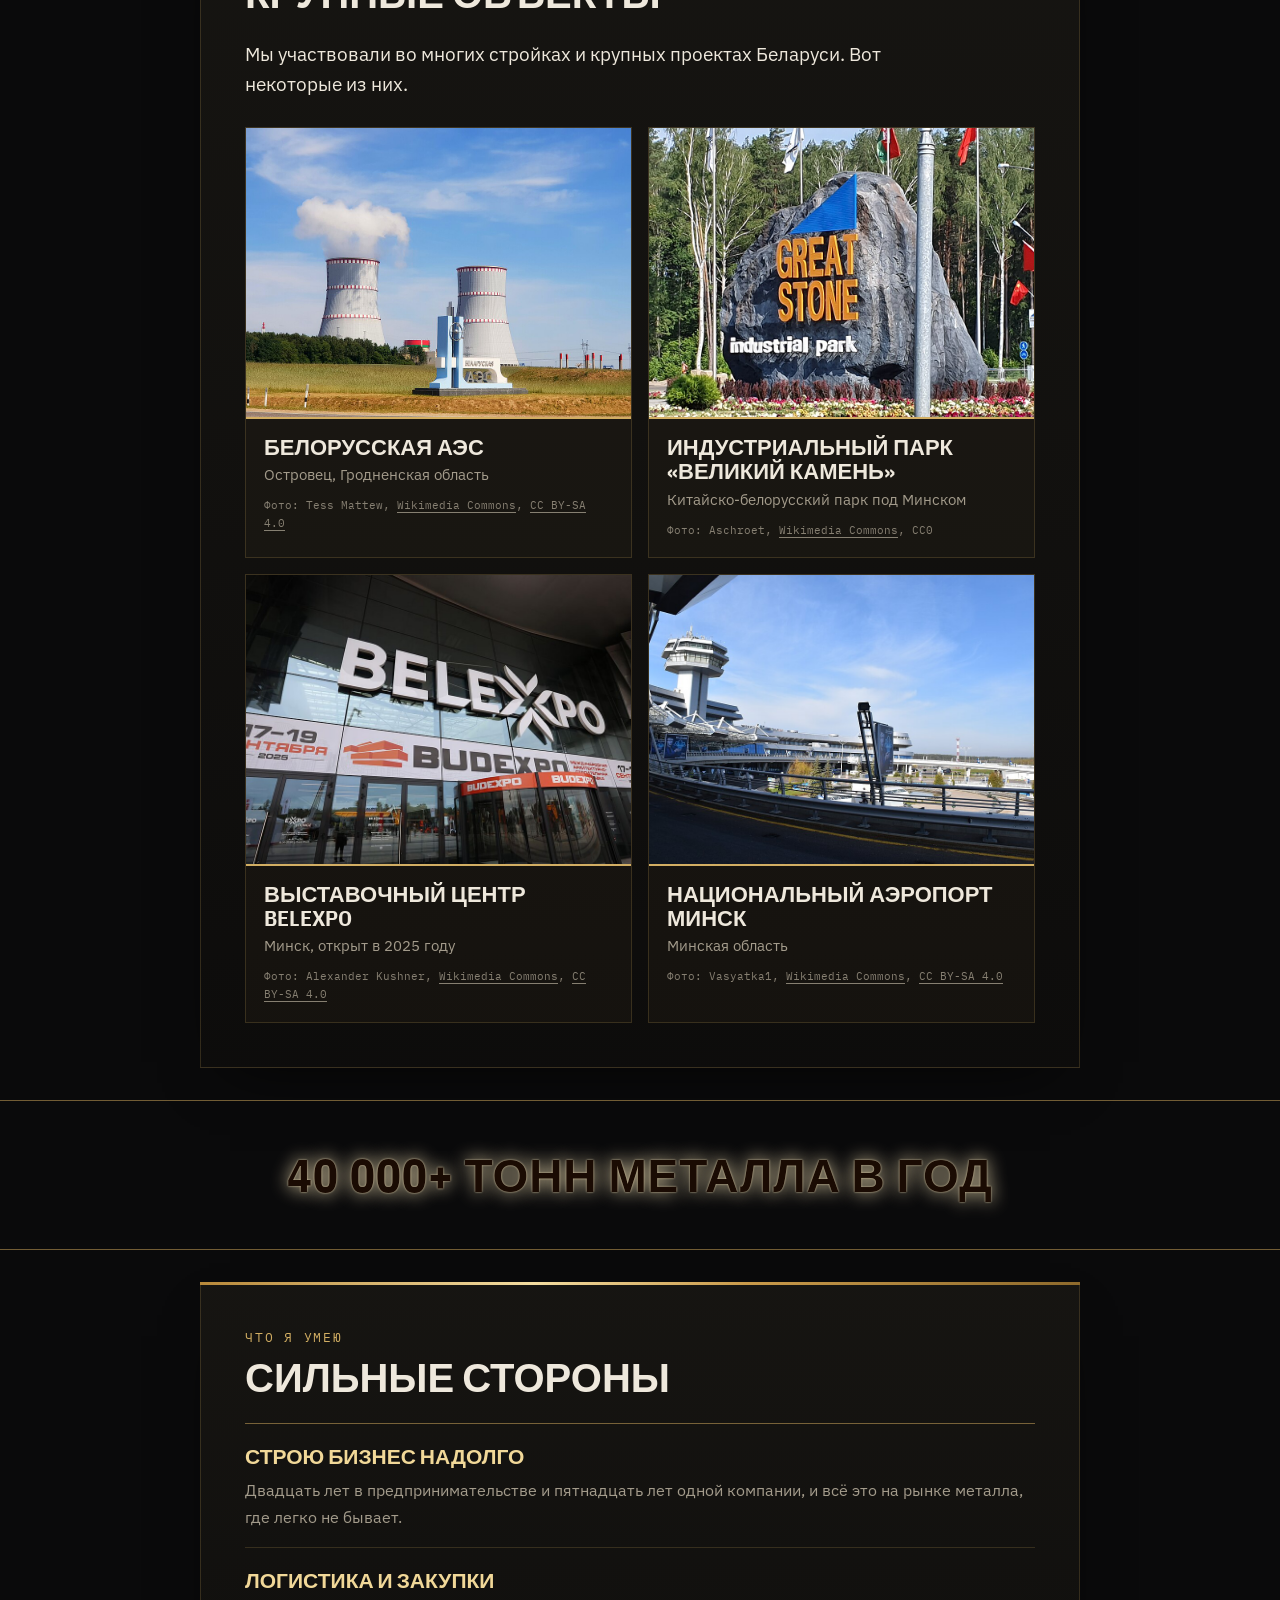
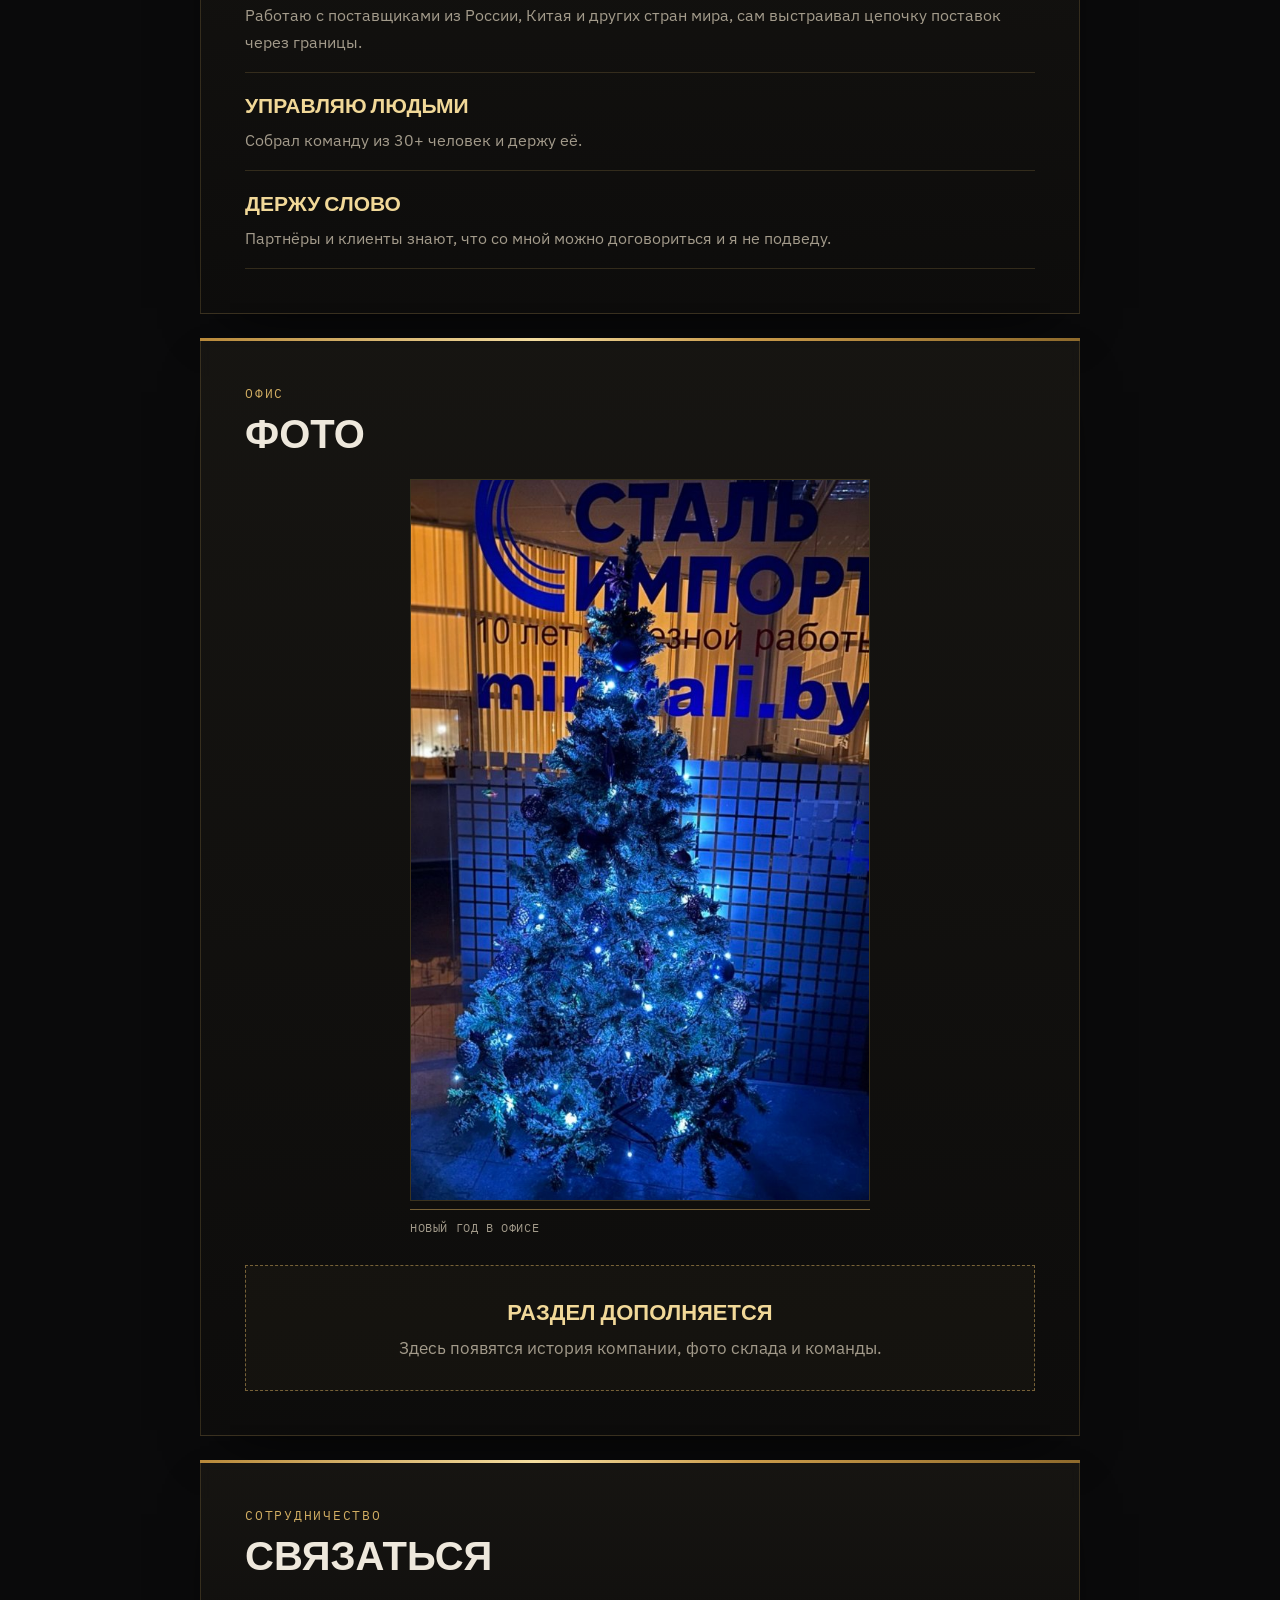
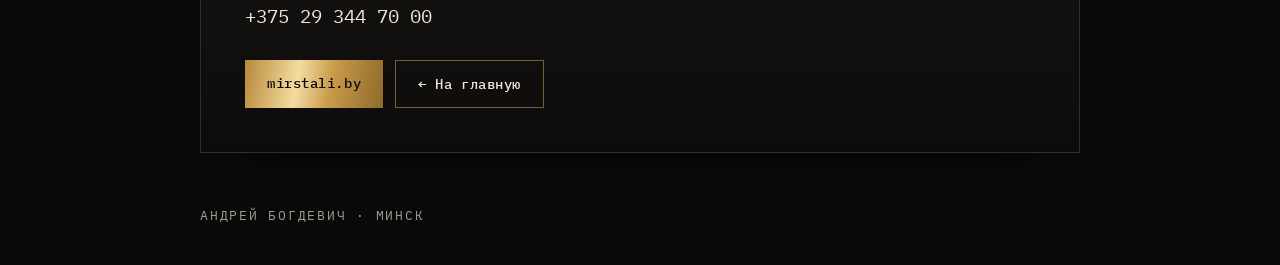
<file: work.html>
<!DOCTYPE html>
<html lang="ru">
<head>
<meta charset="utf-8">
<meta name="viewport" content="width=device-width, initial-scale=1, viewport-fit=cover">
<title>Работа · Андрей Богдевич</title>
<meta name="description" content="Андрей Богдевич — собственник компании БелСтальИмпорт: торговля и поставки металлопроката.">
<link rel="stylesheet" href="https://fonts.googleapis.com/css2?family=IBM+Plex+Mono:wght@400;500&family=IBM+Plex+Sans+Condensed:wght@600;700&family=IBM+Plex+Sans:wght@400;500&display=swap">
<link rel="stylesheet" href="style.css">
</head>
<body>

<header class="topnav">
  <div class="in">
    <a class="brand gold-text" href="index.html">Андрей Богдевич</a>
    <nav aria-label="Страницы">
      <a href="index.html">Главная</a>
      <a href="work.html" aria-current="page">Работа</a>
      <a href="projects.html">Проекты</a>
      <a href="family.html">Семья</a>
      <a href="travel.html">Путешествия</a>
      <a href="hobbies.html">Увлечения</a>
      <a href="index.html#contacts">Контакты</a>
    </nav>
  </div>
</header>

<main class="wrap">
  <header class="forge">
    <canvas data-steel="pour" aria-hidden="true"></canvas>
    <div class="forge-in">
      <div class="label">Работа · с 2011 года</div>
      <h1>Бел<span class="gold-text">Сталь</span>Импорт</h1>
      <p class="role">Моя компания, я её собственник. Торгуем сортовым и фасонным металлопрокатом для строительства и промышленности.</p>
      <ul class="stats">
        <li><b>40 000+</b><span>тонн металла в год</span></li>
        <li><b>15+</b><span>лет на рынке</span></li>
        <li><b>30+</b><span>человек в команде</span></li>
      </ul>
    </div>
  </header>


  <section id="company">
    <div class="label">Паспорт компании</div>
    <h2>О компании</h2>
    <dl class="spec">
      <div><dt>Продукция</dt><dd>Металлопрокат: сортовой и фасонный</dd></div>
      <div><dt>Клиенты</dt><dd>Строительный и промышленный сектора</dd></div>
      <div><dt>Объём</dt><dd>Более 40 000 тонн металла в год</dd></div>
      <div><dt>Откуда металл</dt><dd>Россия, Китай и другие страны мира</dd></div>
      <div><dt>Поставки</dt><dd>По всей Беларуси</dd></div>
      <div><dt>Объекты</dt><dd>Многие стройки и крупные проекты страны</dd></div>
      <div><dt>На рынке</dt><dd>С 2011 года</dd></div>
      <div><dt>Команда</dt><dd>Более 30 человек</dd></div>
      <div><dt>Сайт</dt><dd><a href="https://www.mirstali.by" target="_blank" rel="noopener">www.mirstali.by</a></dd></div>
    </dl>
  </section>

  <section id="cases">
    <div class="label">Наши кейсы</div>
    <h2>Крупные объекты</h2>
    <p class="lead">Мы участвовали во многих стройках и крупных проектах Беларуси. Вот некоторые из них.</p>
    <ul class="cases">
      <li class="case">
        <img src="images/case-npp.jpg" alt="Белорусская АЭС: две градирни и въездной знак «Беларуская АЭС»" width="960" height="720" loading="lazy">
        <div class="body"><strong>Белорусская АЭС</strong><span class="place">Островец, Гродненская область</span>
        <span class="credit">Фото: Tess Mattew, <a href="https://commons.wikimedia.org/wiki/File:2023.06.13_Astravets_Nuclear_Power_Plant_Belarus.jpg" target="_blank" rel="noopener">Wikimedia Commons</a>, <a href="https://creativecommons.org/licenses/by-sa/4.0/" target="_blank" rel="noopener">CC BY-SA 4.0</a></span></div>
      </li>
      <li class="case">
        <img src="images/case-greatstone.jpg" alt="Камень с надписью Great Stone industrial park у въезда в индустриальный парк «Великий камень», флаги Беларуси и Китая" width="960" height="720" loading="lazy">
        <div class="body"><strong>Индустриальный парк «Великий камень»</strong><span class="place">Китайско-белорусский парк под Минском</span>
        <span class="credit">Фото: Aschroet, <a href="https://commons.wikimedia.org/wiki/File:Great_Stone_China-Belarus_industrial_park_2.jpg" target="_blank" rel="noopener">Wikimedia Commons</a>, CC0</span></div>
      </li>
      <li class="case">
        <img src="images/case-belexpo.jpg" alt="Фасад нового выставочного центра Belexpo в Минске" width="960" height="598" loading="lazy">
        <div class="body"><strong>Выставочный центр Belexpo</strong><span class="place">Минск, открыт в 2025 году</span>
        <span class="credit">Фото: Alexander Kushner, <a href="https://commons.wikimedia.org/wiki/File:BELEXPO_opening_exhibition_BUDEXPO_Minsk_Belarus_17_September_2025.jpg" target="_blank" rel="noopener">Wikimedia Commons</a>, <a href="https://creativecommons.org/licenses/by-sa/4.0/" target="_blank" rel="noopener">CC BY-SA 4.0</a></span></div>
      </li>
      <li class="case">
        <img src="images/case-airport.jpg" alt="Национальный аэропорт Минск: терминал и диспетчерская вышка" width="960" height="640" loading="lazy">
        <div class="body"><strong>Национальный аэропорт Минск</strong><span class="place">Минская область</span>
        <span class="credit">Фото: Vasyatka1, <a href="https://commons.wikimedia.org/wiki/File:Minsk_National_Airport_overpass_(04).jpg" target="_blank" rel="noopener">Wikimedia Commons</a>, <a href="https://creativecommons.org/licenses/by-sa/4.0/" target="_blank" rel="noopener">CC BY-SA 4.0</a></span></div>
      </li>
    </ul>
  </section>

  <div class="steel-band">
    <canvas data-steel="flow" aria-hidden="true"></canvas>
    <p>40 000+ тонн металла в год</p>
  </div>

  <section id="strengths">
    <div class="label">Что я умею</div>
    <h2>Сильные стороны</h2>
    <ul class="strengths">
      <li><strong>Строю бизнес надолго</strong><span>Двадцать лет в предпринимательстве и пятнадцать лет одной компании, и всё это на рынке металла, где легко не бывает.</span></li>
      <li><strong>Логистика и закупки</strong><span>Работаю с поставщиками из России, Китая и других стран мира, сам выстраивал цепочку поставок через границы.</span></li>
      <li><strong>Управляю людьми</strong><span>Собрал команду из 30+ человек и держу её.</span></li>
      <li><strong>Держу слово</strong><span>Партнёры и клиенты знают, что со мной можно договориться и я не подведу.</span></li>
    </ul>
  </section>

  <section id="office">
    <div class="label">Офис</div>
    <h2>Фото</h2>
    <div class="gallery">
      <figure class="wide">
        <img src="images/office.jpg" alt="Новогодняя ёлка с синими огнями в офисе на фоне логотипа СтальИмпорт и адреса mirstali.by" width="618" height="971" loading="lazy">
        <figcaption>Новый год в офисе</figcaption>
      </figure>
    </div>
    <div class="soon"><b>Раздел дополняется</b>Здесь появятся история компании, фото склада и команды.</div>
  </section>

  <section id="contacts">
    <div class="label">Сотрудничество</div>
    <h2>Связаться</h2>
    <p class="lead" style="font-family:var(--font-mono);user-select:all">+375 29 344 70 00</p>
    <div class="links">
      <a class="btn" href="https://www.mirstali.by" target="_blank" rel="noopener">mirstali.by</a>
      <a class="btn alt" href="index.html">← На главную</a>
    </div>
  </section>

  <footer class="label">Андрей Богдевич · Минск</footer>
</main>

<script src="steel.js"></script>
</body>
</html>
</file>
<file: style.css>
/* Общие стили всех страниц.
   Идея: тёмный графит с золотом. Одна колонка, строки характеристик в стиле
   сертификата качества на металл, календарь стартов в виде таблицы с линейками. */
:root {
  --bg: #0A0A0B;
  --surface: #16150F;
  --fg: #EEE8DC;
  --muted: #A39B8B;
  --line: rgba(200, 163, 90, .2);
  --line-strong: rgba(200, 163, 90, .55);
  --accent: #D2AE63;
  --accent-2: #F1D898;
  --accent-fg: #0B0A08;
  --gold: linear-gradient(100deg, #B8893A 0%, #F3DCA0 38%, #C99A4A 62%, #8E6A2C 100%);
  --panel: linear-gradient(180deg, rgba(26, 24, 20, .78), rgba(14, 13, 12, .78));
  --navbg: rgba(10, 10, 11, .82);
  --font-display: "IBM Plex Sans Condensed", "Arial Narrow", Arial, sans-serif;
  --font-body: "IBM Plex Sans", system-ui, -apple-system, "Segoe UI", sans-serif;
  --font-mono: "IBM Plex Mono", ui-monospace, Consolas, monospace;
  color-scheme: dark;
}

* { box-sizing: border-box; }
html { background: var(--bg); }
body {
  margin: 0;
  min-height: 100vh;
  background:
    radial-gradient(1200px 700px at 85% -10%, rgba(210, 174, 99, .16), transparent 60%),
    radial-gradient(900px 600px at -15% 35%, rgba(150, 105, 45, .11), transparent 62%),
    radial-gradient(1100px 700px at 110% 95%, rgba(210, 174, 99, .09), transparent 60%),
    radial-gradient(140% 100% at 50% 0%, transparent 55%, rgba(0, 0, 0, .65) 100%),
    repeating-linear-gradient(135deg, rgba(210, 174, 99, .028) 0 1px, transparent 1px 6px),
    repeating-linear-gradient(45deg, rgba(255, 255, 255, .012) 0 1px, transparent 1px 9px),
    var(--bg);
  background-attachment: fixed;
  color: var(--fg);
  font-family: var(--font-body); font-size: 17px; line-height: 1.6;
}
::selection { background: var(--accent); color: var(--accent-fg); }
.wrap {
  max-width: 920px; margin: 0 auto;
  padding-left: max(20px, env(safe-area-inset-left, 0px));
  padding-right: max(20px, env(safe-area-inset-right, 0px));
}
a { color: var(--accent); text-underline-offset: 3px; }
a:hover { color: var(--accent-2); }
a:focus-visible { outline: 2px solid var(--accent); outline-offset: 3px; }

.label {
  font-family: var(--font-mono); font-size: 12.5px; letter-spacing: .14em;
  text-transform: uppercase; color: var(--accent);
}
.gold-text {
  background: var(--gold); -webkit-background-clip: text; background-clip: text;
  color: transparent; -webkit-text-fill-color: transparent;
}

/* hero */
.hero {
  padding-block: 56px 48px; border-bottom: 1px solid var(--line);
  display: grid; grid-template-columns: minmax(0, 1fr) 250px; gap: 32px; align-items: end;
}
.hero.solo { grid-template-columns: 1fr; padding-block: 56px 40px; }
.hero-text { min-width: 0; }
.hero h1 {
  font-family: var(--font-display); font-weight: 700; text-transform: uppercase;
  font-size: clamp(46px, 11vw, 112px); line-height: .92; letter-spacing: -.01em;
  margin: 18px 0 24px; text-wrap: balance;
}
.hero.solo h1 { font-size: clamp(42px, 9vw, 88px); }
.hero .role { font-size: clamp(18px, 2.6vw, 22px); max-width: 34em; margin: 0 0 28px; }
.meta { display: flex; flex-wrap: wrap; gap: 8px 28px; }
.meta span { font-family: var(--font-mono); font-size: 14px; color: var(--muted); }
.meta b { color: var(--fg); font-weight: 500; }
.portrait { margin: 0; position: relative; }
.portrait img {
  display: block; width: 100%; max-width: 100%; height: auto; background: var(--surface);
  border: 1px solid var(--line-strong);
  box-shadow: 0 30px 60px -24px rgba(0, 0, 0, .9), 0 0 0 6px rgba(210, 174, 99, .06);
}

/* figures */
.figures {
  display: grid; grid-template-columns: repeat(4, 1fr);
  background: var(--panel); border: 1px solid var(--line); margin-top: 8px;
  padding-inline: clamp(14px, 3vw, 28px);
}
.fig { padding: 28px 18px 28px 0; min-width: 0; }
.fig + .fig { padding-left: 18px; border-left: 1px solid var(--line); }
.fig .n {
  font-family: var(--font-display); font-weight: 700; font-size: clamp(38px, 7vw, 60px);
  line-height: 1; font-variant-numeric: tabular-nums;
  background: var(--gold); -webkit-background-clip: text; background-clip: text;
  color: transparent; -webkit-text-fill-color: transparent;
}
.fig .t { font-size: 14.5px; color: var(--muted); margin-top: 8px; line-height: 1.35; }

section {
  position: relative;
  background: var(--panel); border: 1px solid var(--line);
  padding: 44px clamp(18px, 4vw, 44px); margin-block: 24px;
  box-shadow: 0 24px 60px -30px rgba(0, 0, 0, .8);
  -webkit-backdrop-filter: blur(6px); backdrop-filter: blur(6px);
}
section::before {
  content: ""; position: absolute; left: -1px; right: -1px; top: -1px; height: 3px;
  background: var(--gold);
}
h2 {
  font-family: var(--font-display); font-weight: 700; text-transform: uppercase;
  font-size: clamp(28px, 5vw, 40px); line-height: 1; margin: 10px 0 26px;
}
p.lead { font-size: 19px; max-width: 36em; margin: 0 0 28px; }
p.text { max-width: 38em; margin: 0 0 18px; }

/* spec sheet */
.spec { margin: 0; border-top: 1px solid var(--line-strong); }
.spec > div {
  display: grid; grid-template-columns: 190px 1fr; gap: 6px 24px;
  padding: 14px 0; border-bottom: 1px solid var(--line);
}
.spec dt { font-family: var(--font-mono); font-size: 13px; letter-spacing: .06em; text-transform: uppercase; color: var(--muted); padding-top: 3px; }
.spec dd { margin: 0; min-width: 0; }

/* principles / strengths */
.principles { display: grid; grid-template-columns: repeat(3, 1fr); gap: 0; margin: 0; padding: 0; list-style: none; }
.principles li { padding: 4px 22px 4px 0; min-width: 0; }
.principles li + li { padding-left: 22px; border-left: 1px solid var(--line); }
.principles strong { display: block; font-family: var(--font-display); font-size: clamp(19px, 2.4vw, 26px); overflow-wrap: anywhere; text-transform: uppercase; line-height: 1.1; margin-bottom: 6px; color: var(--accent-2); }
.principles span { color: var(--muted); font-size: 15px; }
.strengths { list-style: none; margin: 0; padding: 0; border-top: 1px solid var(--line-strong); }
.strengths li { padding: 16px 0; border-bottom: 1px solid var(--line); }
.strengths strong { display: block; font-family: var(--font-display); font-size: 21px; text-transform: uppercase; color: var(--accent-2); margin-bottom: 4px; }
.strengths span { color: var(--muted); font-size: 15.5px; }

/* race calendar */
.disc { display: flex; flex-wrap: wrap; gap: 8px; margin: 0 0 32px; padding: 0; list-style: none; }
.disc li { font-family: var(--font-mono); font-size: 13.5px; padding: 5px 12px; border: 1px solid var(--line-strong); background: rgba(210, 174, 99, .05); color: var(--accent-2); }
.races { border-top: 1px solid var(--line-strong); margin: 0; padding: 0; list-style: none; }
.race {
  display: grid; grid-template-columns: 170px 1fr auto; gap: 6px 24px; align-items: baseline;
  padding: 20px 0; border-bottom: 1px solid var(--line);
}
.race .date { font-family: var(--font-mono); font-size: 15px; font-variant-numeric: tabular-nums; color: var(--accent); }
.race .name { font-family: var(--font-display); font-weight: 600; font-size: 25px; line-height: 1.15; }
.race .place { color: var(--muted); font-size: 15px; display: block; font-family: var(--font-body); font-weight: 400; margin-top: 2px; }
.race .stat { font-family: var(--font-mono); font-size: 14px; text-align: right; color: var(--muted); min-width: 0; }
.race.done .stat { color: var(--accent-fg); background: var(--gold); padding: 4px 12px; font-weight: 500; }
.goal { margin: 28px 0 0; max-width: 36em; color: var(--muted); }

/* photos shown whole: each figure grows by its width/height ratio, so a row shares one height and nothing is cropped */
.photos { display: flex; gap: 12px; margin: 0 0 36px; align-items: flex-start; }
.photos .row { display: flex; gap: 12px; min-width: 0; flex-basis: 0; align-items: flex-start; }
.photos figure { margin: 0; min-width: 0; flex-basis: 0; }
.photos img { display: block; width: 100%; height: auto; max-width: 100%; background: var(--surface); border: 1px solid var(--line); }
.photos figcaption { font-family: var(--font-mono); font-size: 12px; letter-spacing: .05em; text-transform: uppercase; color: var(--muted); padding-top: 8px; border-top: 1px solid var(--line-strong); margin-top: 10px; }

/* page cards (links to inner pages) */
.cards { display: grid; grid-template-columns: repeat(3, 1fr); gap: 12px; margin: 0; padding: 0; list-style: none; }
.card {
  display: block; height: 100%; padding: 22px 20px 24px; text-decoration: none; color: var(--fg);
  border: 1px solid var(--line); background: rgba(210, 174, 99, .035);
}
.card:hover { border-color: var(--line-strong); background: rgba(210, 174, 99, .08); color: var(--fg); }
.card .label { display: block; margin-bottom: 10px; }
.card strong { display: block; font-family: var(--font-display); font-size: 28px; text-transform: uppercase; line-height: 1; margin-bottom: 8px; }
.card span { color: var(--muted); font-size: 15px; }
.card .go { display: block; margin-top: 14px; font-family: var(--font-mono); font-size: 13px; color: var(--accent); }

/* placeholder for content that is coming later */
.soon {
  border: 1px dashed var(--line-strong); padding: 28px; text-align: center; color: var(--muted);
  background: rgba(210, 174, 99, .03);
}
.soon b { display: block; font-family: var(--font-display); font-size: 22px; text-transform: uppercase; color: var(--accent-2); margin-bottom: 6px; }

/* contacts / buttons */
.links { display: flex; flex-wrap: wrap; gap: 12px; margin-top: 4px; }
.btn {
  display: inline-block; padding: 12px 22px; background: var(--gold); color: var(--accent-fg);
  text-decoration: none; font-family: var(--font-mono); font-size: 14px; letter-spacing: .04em; font-weight: 500;
}
.btn:hover { color: var(--accent-fg); filter: brightness(1.1); }
.btn.alt { background: transparent; color: var(--fg); border: 1px solid var(--line-strong); }
.btn.alt:hover { color: var(--accent-2); border-color: var(--accent); }
.btn:focus-visible { outline: 2px solid var(--fg); outline-offset: 3px; }
footer { padding-block: 28px 40px; }
footer.label { color: var(--muted); }

/* facts */
.facts { list-style: none; margin: 0; padding: 0; display: grid; grid-template-columns: repeat(3, 1fr); gap: 0; border-top: 1px solid var(--line-strong); }
.facts li { padding: 22px 20px 24px 0; border-bottom: 1px solid var(--line); min-width: 0; }
.facts li:not(:nth-child(3n+1)) { padding-left: 20px; border-left: 1px solid var(--line); }
.facts .k {
  display: block; font-family: var(--font-display); font-weight: 700; font-size: clamp(30px, 4.6vw, 42px); line-height: 1; margin-bottom: 10px; font-variant-numeric: tabular-nums;
  background: var(--gold); -webkit-background-clip: text; background-clip: text; color: transparent; -webkit-text-fill-color: transparent;
}
.facts span { font-size: 15.5px; }

/* top navigation */
html { scroll-padding-top: calc(64px + env(safe-area-inset-top, 0px)); }
body::before { content: ""; position: fixed; inset: 0 0 auto; height: env(safe-area-inset-top, 0px); z-index: 30; background: var(--navbg); }
.topnav {
  position: sticky; top: env(safe-area-inset-top, 0px); z-index: 20;
  background: var(--navbg); border-bottom: 1px solid var(--line);
  -webkit-backdrop-filter: blur(12px); backdrop-filter: blur(12px);
}
.topnav .in {
  max-width: 920px; margin: 0 auto; min-height: 56px;
  display: flex; align-items: center; justify-content: space-between; gap: 16px;
  padding-left: max(20px, env(safe-area-inset-left, 0px));
  padding-right: max(20px, env(safe-area-inset-right, 0px));
}
.brand { font-family: var(--font-display); font-weight: 700; font-size: 19px; text-transform: uppercase; text-decoration: none; white-space: nowrap; }
.topnav nav { display: flex; gap: 4px; overflow-x: auto; min-width: 0; scrollbar-width: none; }
.topnav nav a {
  font-family: var(--font-mono); font-size: 13px; letter-spacing: .06em; text-transform: uppercase;
  color: var(--fg); text-decoration: none; padding: 8px 12px; white-space: nowrap; border-bottom: 2px solid transparent;
}
.topnav nav a:hover { color: var(--accent-2); border-bottom-color: var(--accent); }
.topnav nav a[aria-current="page"] { color: var(--accent); border-bottom-color: var(--accent); }
.topnav nav a:focus-visible { outline: 2px solid var(--accent); outline-offset: 2px; }

@media (prefers-reduced-motion: no-preference) {
  html { scroll-behavior: smooth; }
  .btn, .card { transition: filter .15s, background-color .15s, border-color .15s; }
}

@media (max-width: 720px) {
  body { font-size: 16.5px; background-attachment: scroll; }
  .hero { grid-template-columns: 1fr; gap: 24px; }
  .portrait { order: -1; width: min(60%, 240px); }
  .figures { grid-template-columns: repeat(2, 1fr); }
  .fig:nth-child(3) { padding-left: 0; border-left: 0; }
  .fig:nth-child(n+3) { border-top: 1px solid var(--line); }
  .spec > div { grid-template-columns: 1fr; gap: 2px; }
  .principles { grid-template-columns: 1fr; gap: 20px; }
  .principles li, .principles li + li { padding: 0; border-left: 0; }
  .race { grid-template-columns: 1fr; gap: 4px; }
  .race .stat { text-align: left; }
  .race.done .stat { justify-self: start; }
  .photos { flex-direction: column; gap: 20px; }
  .photos .row { width: 100%; flex: none !important; }
  .cards { grid-template-columns: 1fr; }
  .facts { grid-template-columns: 1fr; }
  .facts li, .facts li:not(:nth-child(3n+1)) { padding: 18px 0; border-left: 0; }
  .brand { display: none; }
  .topnav .in { justify-content: flex-start; }
  .topnav nav a { padding: 8px 10px; font-size: 12px; }
}

/* ===== more pages: nav fits 7 links ===== */
.topnav nav a { padding: 8px 9px; }
@media (max-width: 1040px) { .brand { display: none; } .topnav .in { justify-content: flex-start; } }

/* photo gallery: masonry columns, photos shown whole */
.gallery { columns: 2 260px; column-gap: 12px; margin: 0 0 8px; }
.gallery figure { margin: 0 0 16px; break-inside: avoid; }
.gallery img { display: block; width: 100%; height: auto; background: var(--surface); border: 1px solid var(--line); }
.gallery figcaption { font-family: var(--font-mono); font-size: 12px; letter-spacing: .05em; text-transform: uppercase; color: var(--muted); padding-top: 8px; margin-top: 8px; border-top: 1px solid var(--line-strong); }
.gallery .wide { column-span: all; margin-bottom: 20px; }
.gallery .wide img { max-width: 460px; margin-inline: auto; }
.gallery .wide figcaption { max-width: 460px; margin-inline: auto; }

/* decorative layer (hearts / snow), filled by effects.js */
.fx { position: fixed; inset: 0; overflow: hidden; pointer-events: none; z-index: 0; }
.fx-snow, .fx-hearts { z-index: 15; }
main.wrap, footer { position: relative; z-index: 1; }
.fx span { position: absolute; top: 0; left: 0; will-change: transform; }
.fx .heart svg { display: block; width: 100%; height: 100%; overflow: visible; filter: drop-shadow(0 3px 5px rgba(170, 40, 60, .3)); }
@keyframes fx-fall { from { transform: translate3d(0, -10vh, 0); } to { transform: translate3d(var(--dx, 40px), 110vh, 0); } }
.fx .flake { color: #fff; font-family: Arial, sans-serif; line-height: 1; text-shadow: 0 0 6px rgba(255, 255, 255, .6); animation: fx-fall linear infinite; }

/* ===== warm theme (family page) ===== */
body.warm {
  --bg: #FFF3E8;
  --surface: #F6E3D3;
  --fg: #3B2318;
  --muted: #7C5B49;
  --line: rgba(196, 98, 78, .2);
  --line-strong: rgba(196, 98, 78, .5);
  --accent: #C2503F;
  --accent-2: #A63D2E;
  --accent-fg: #FFFFFF;
  --gold: linear-gradient(100deg, #D9553F 0%, #F09A5B 45%, #E0607A 100%);
  --panel: linear-gradient(180deg, rgba(255, 250, 245, .82), rgba(255, 240, 228, .82));
  --navbg: rgba(255, 243, 232, .88);
  color-scheme: light;
  background:
    radial-gradient(1100px 650px at 85% -10%, rgba(255, 170, 120, .38), transparent 60%),
    radial-gradient(900px 600px at -15% 40%, rgba(255, 140, 150, .25), transparent 62%),
    radial-gradient(1000px 650px at 110% 95%, rgba(255, 196, 120, .3), transparent 60%),
    linear-gradient(180deg, #FFF6EC, #FFE9DB);
  background-attachment: fixed;
}
body.warm ::selection { color: #fff; }
body.warm section { box-shadow: 0 24px 50px -32px rgba(160, 70, 40, .35); }
body.warm .portrait img, body.warm .gallery img { box-shadow: 0 18px 40px -22px rgba(150, 60, 30, .45); }

/* ===== icy accents (hobbies page) ===== */
body.ice {
  background:
    radial-gradient(1100px 650px at 85% -10%, rgba(140, 190, 255, .16), transparent 60%),
    radial-gradient(900px 600px at -15% 40%, rgba(210, 174, 99, .10), transparent 62%),
    radial-gradient(1000px 650px at 110% 95%, rgba(140, 190, 255, .10), transparent 60%),
    radial-gradient(140% 100% at 50% 0%, transparent 55%, rgba(0, 0, 0, .65) 100%),
    var(--bg);
  background-attachment: fixed;
}

/* case studies (work page) */
.cases { list-style: none; margin: 0; padding: 0; display: grid; grid-template-columns: repeat(2, 1fr); gap: 16px; }
.case { margin: 0; border: 1px solid var(--line); background: rgba(210, 174, 99, .035); min-width: 0; }
.case img { display: block; width: 100%; height: auto; aspect-ratio: 4 / 3; object-fit: cover; background: var(--surface); }
.case .body { padding: 16px 18px 18px; border-top: 2px solid var(--accent); }
.case strong { display: block; font-family: var(--font-display); font-size: 22px; text-transform: uppercase; line-height: 1.1; margin-bottom: 4px; }
.case .place { display: block; color: var(--muted); font-size: 15px; }
.case .credit { display: block; margin-top: 10px; font-family: var(--font-mono); font-size: 11px; color: var(--muted); opacity: .8; }
.case .credit a { color: inherit; }
@media (max-width: 720px) { .cases { grid-template-columns: 1fr; } }

/* ===== molten steel scenes (work page), drawn by steel.js ===== */
body { overflow-x: clip; }
.forge {
  position: relative; overflow: hidden; background: #070605;
  width: 100vw; margin-left: calc(50% - 50vw);
  min-height: clamp(480px, 82vh, 700px);
  display: flex; align-items: center; border-bottom: 1px solid var(--line-strong);
}
.forge canvas, .steel-band canvas { position: absolute; inset: 0; width: 100%; height: 100%; display: block; }
.forge::after {
  content: ""; position: absolute; inset: 0; pointer-events: none;
  background: linear-gradient(90deg, rgba(7, 6, 5, .94) 0%, rgba(7, 6, 5, .72) 38%, rgba(7, 6, 5, 0) 66%);
}
.forge-in {
  position: relative; z-index: 1; width: 100%; max-width: 920px; margin: 0 auto;
  padding: 72px max(20px, env(safe-area-inset-right, 0px)) 64px max(20px, env(safe-area-inset-left, 0px));
}
.forge h1 {
  font-family: var(--font-display); font-weight: 700; text-transform: uppercase;
  font-size: clamp(44px, 9vw, 96px); line-height: .92; margin: 18px 0 22px; max-width: 9em;
  text-shadow: 0 2px 30px rgba(0, 0, 0, .6);
}
.forge .role { font-size: clamp(17px, 2.3vw, 21px); max-width: 26em; margin: 0 0 28px; color: #E9E1D2; }
.forge .stats { display: flex; flex-wrap: wrap; gap: 14px 34px; margin: 0; padding: 0; list-style: none; }
.forge .stats b {
  display: block; font-family: var(--font-display); font-weight: 700; font-size: clamp(30px, 4.4vw, 44px); line-height: 1;
  background: linear-gradient(100deg, #FFB347, #FFE3A3 50%, #FF8A2A); -webkit-background-clip: text; background-clip: text; color: transparent; -webkit-text-fill-color: transparent;
}
.forge .stats span { font-family: var(--font-mono); font-size: 12.5px; letter-spacing: .06em; text-transform: uppercase; color: var(--muted); }

.steel-band {
  position: relative; overflow: hidden; height: 150px; width: 100vw; margin: 32px 0 32px calc(50% - 50vw);
  border-block: 1px solid var(--line-strong); display: flex; align-items: center; justify-content: center;
}
.steel-band p {
  position: relative; z-index: 1; margin: 0; padding: 0 20px; text-align: center;
  font-family: var(--font-display); font-weight: 700; text-transform: uppercase; letter-spacing: .02em;
  font-size: clamp(24px, 4.6vw, 46px); line-height: 1; color: #1A0B03;
  text-shadow: 0 0 18px rgba(255, 236, 190, .9), 0 0 2px rgba(255, 240, 200, .9);
}
@media (max-width: 720px) {
  .forge { align-items: flex-end; min-height: 600px; }
  .forge::after { background: linear-gradient(180deg, rgba(7, 6, 5, .15) 0%, rgba(7, 6, 5, .55) 45%, rgba(7, 6, 5, .95) 75%); }
  .forge-in { padding-top: 240px; }
  .steel-band { height: 120px; }
}
</file>
